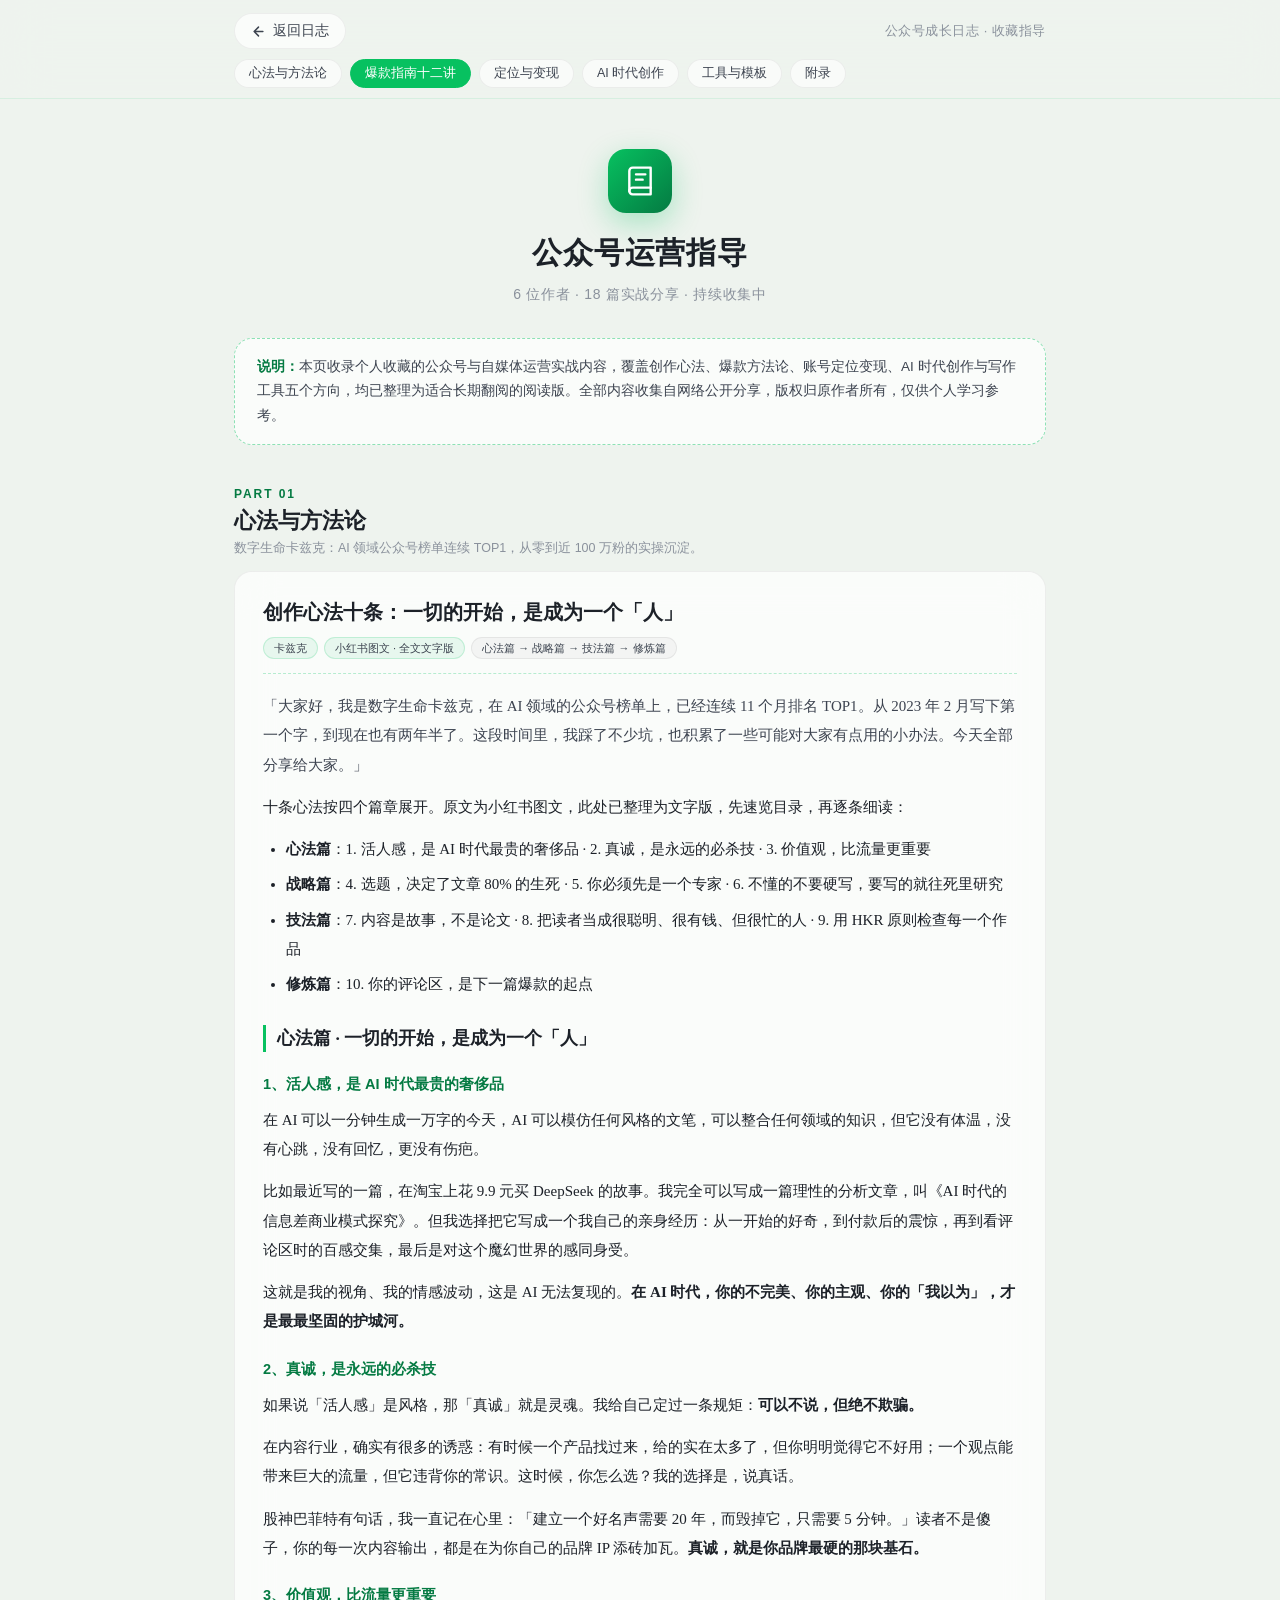
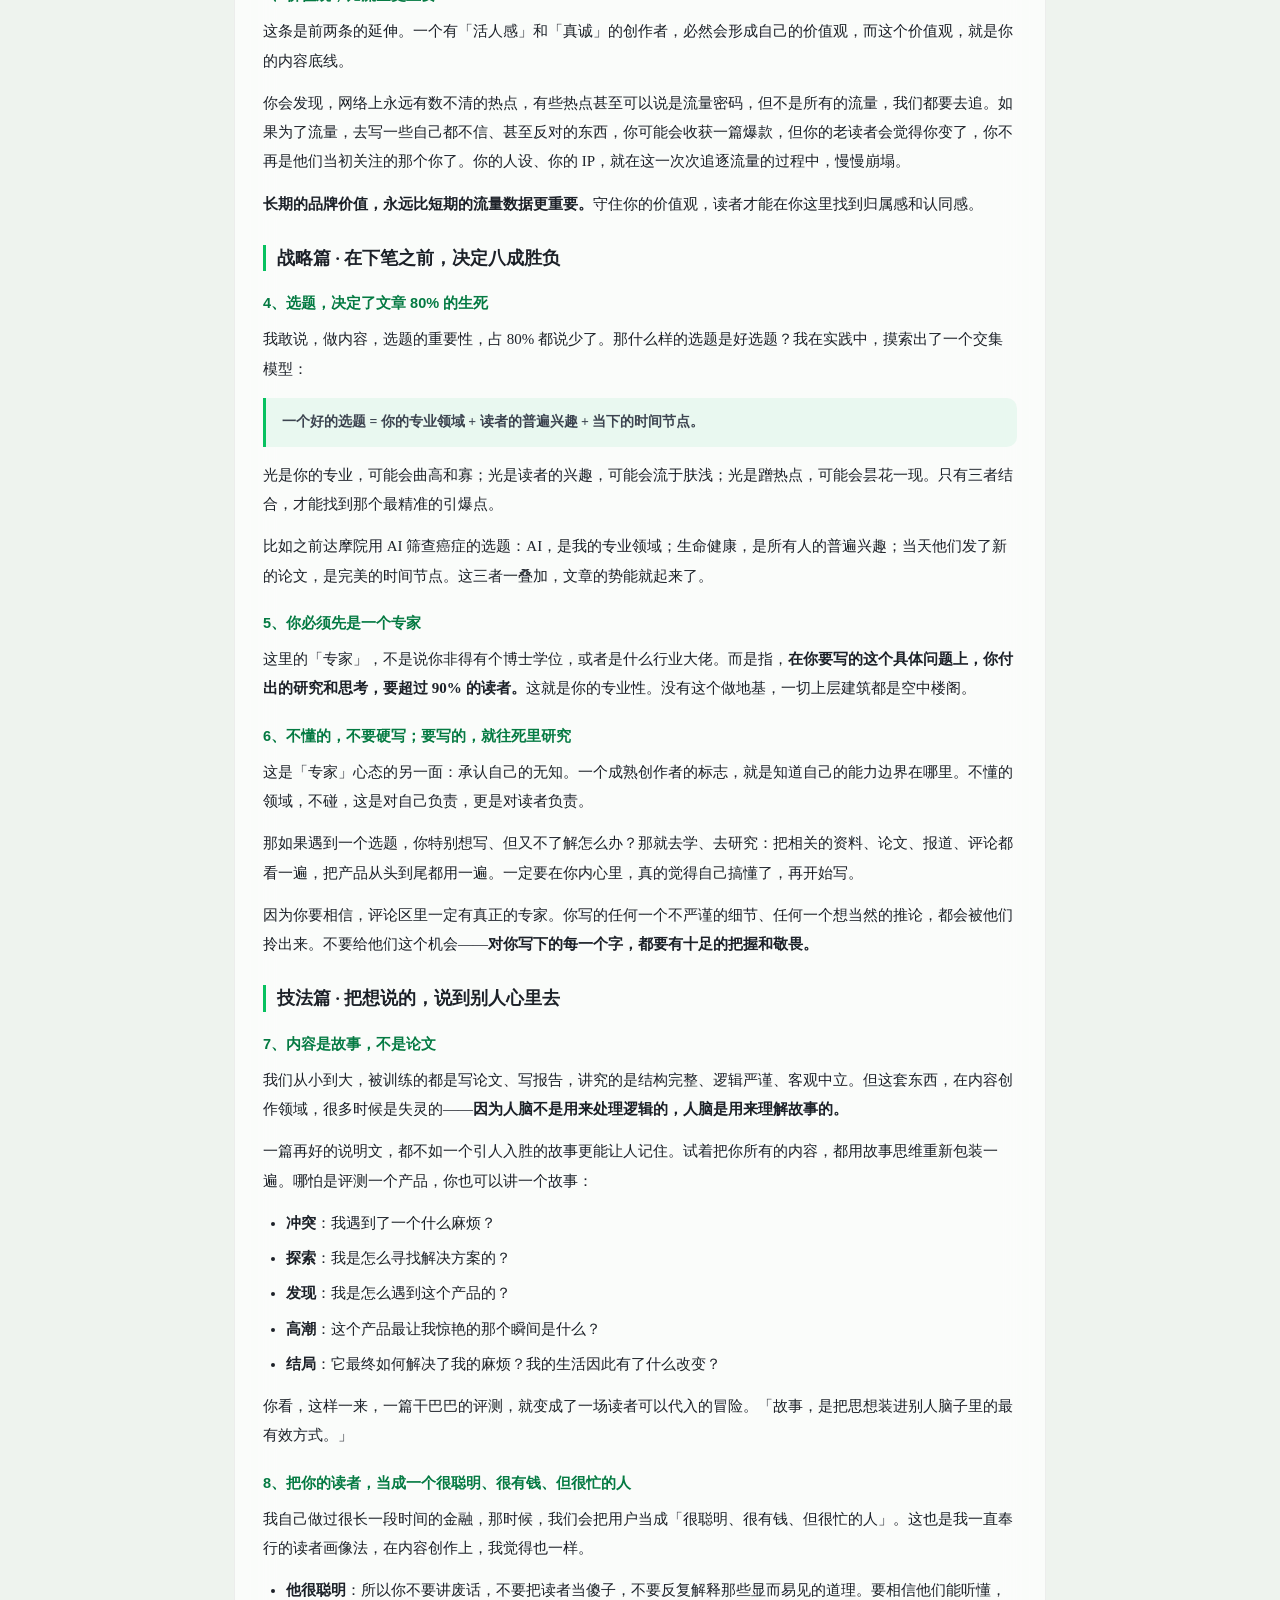
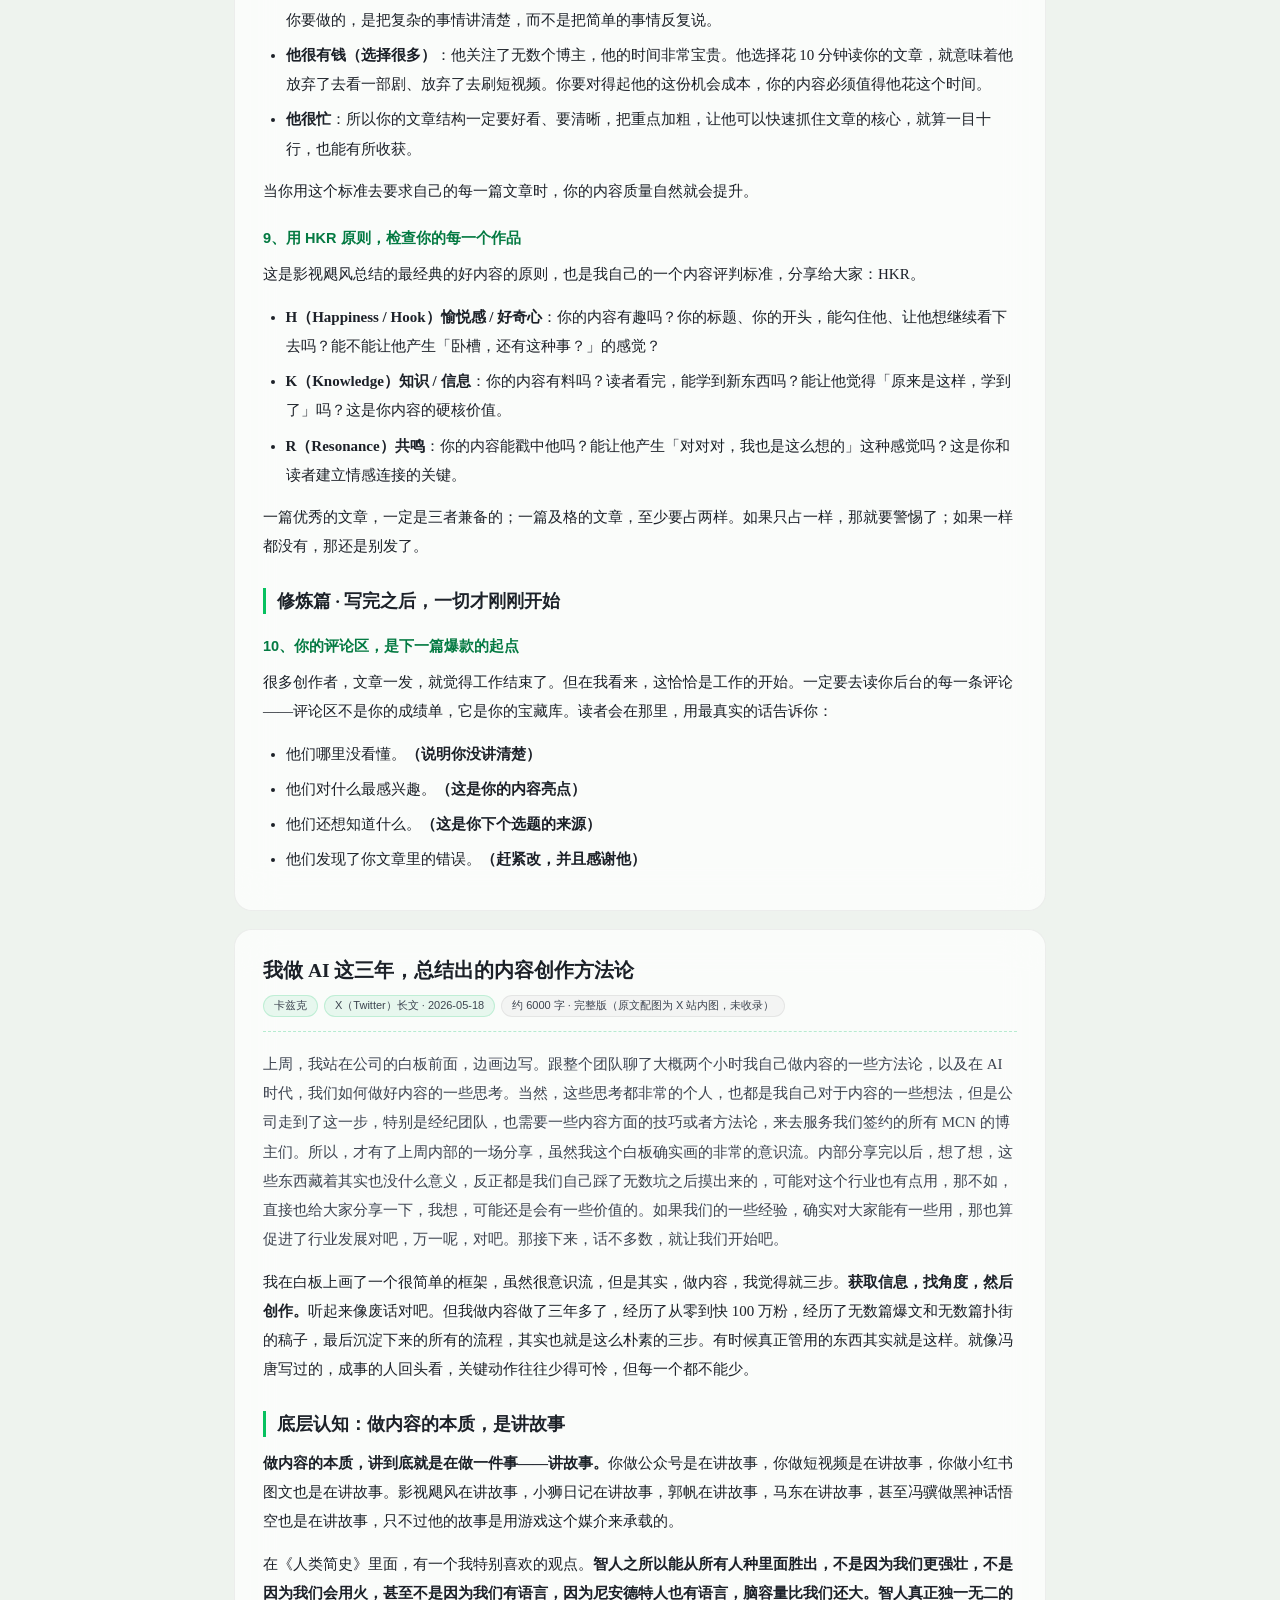
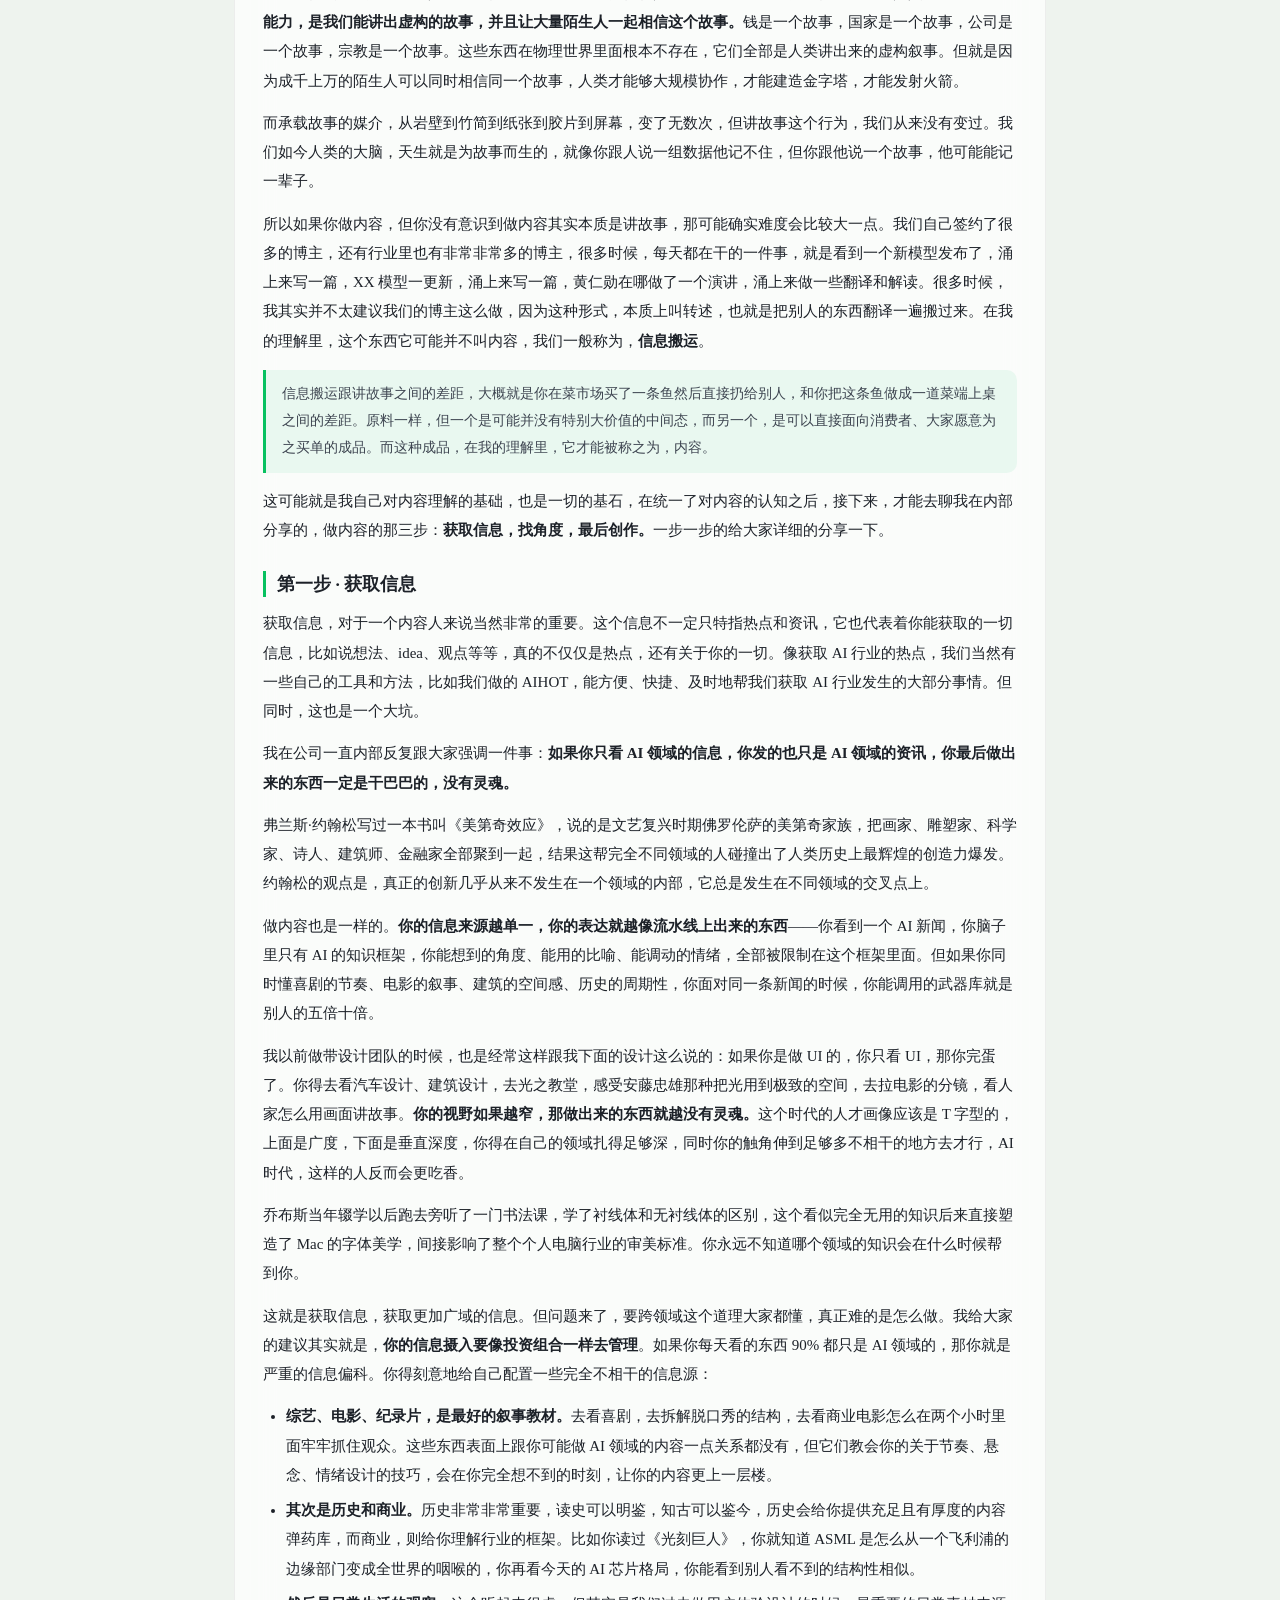
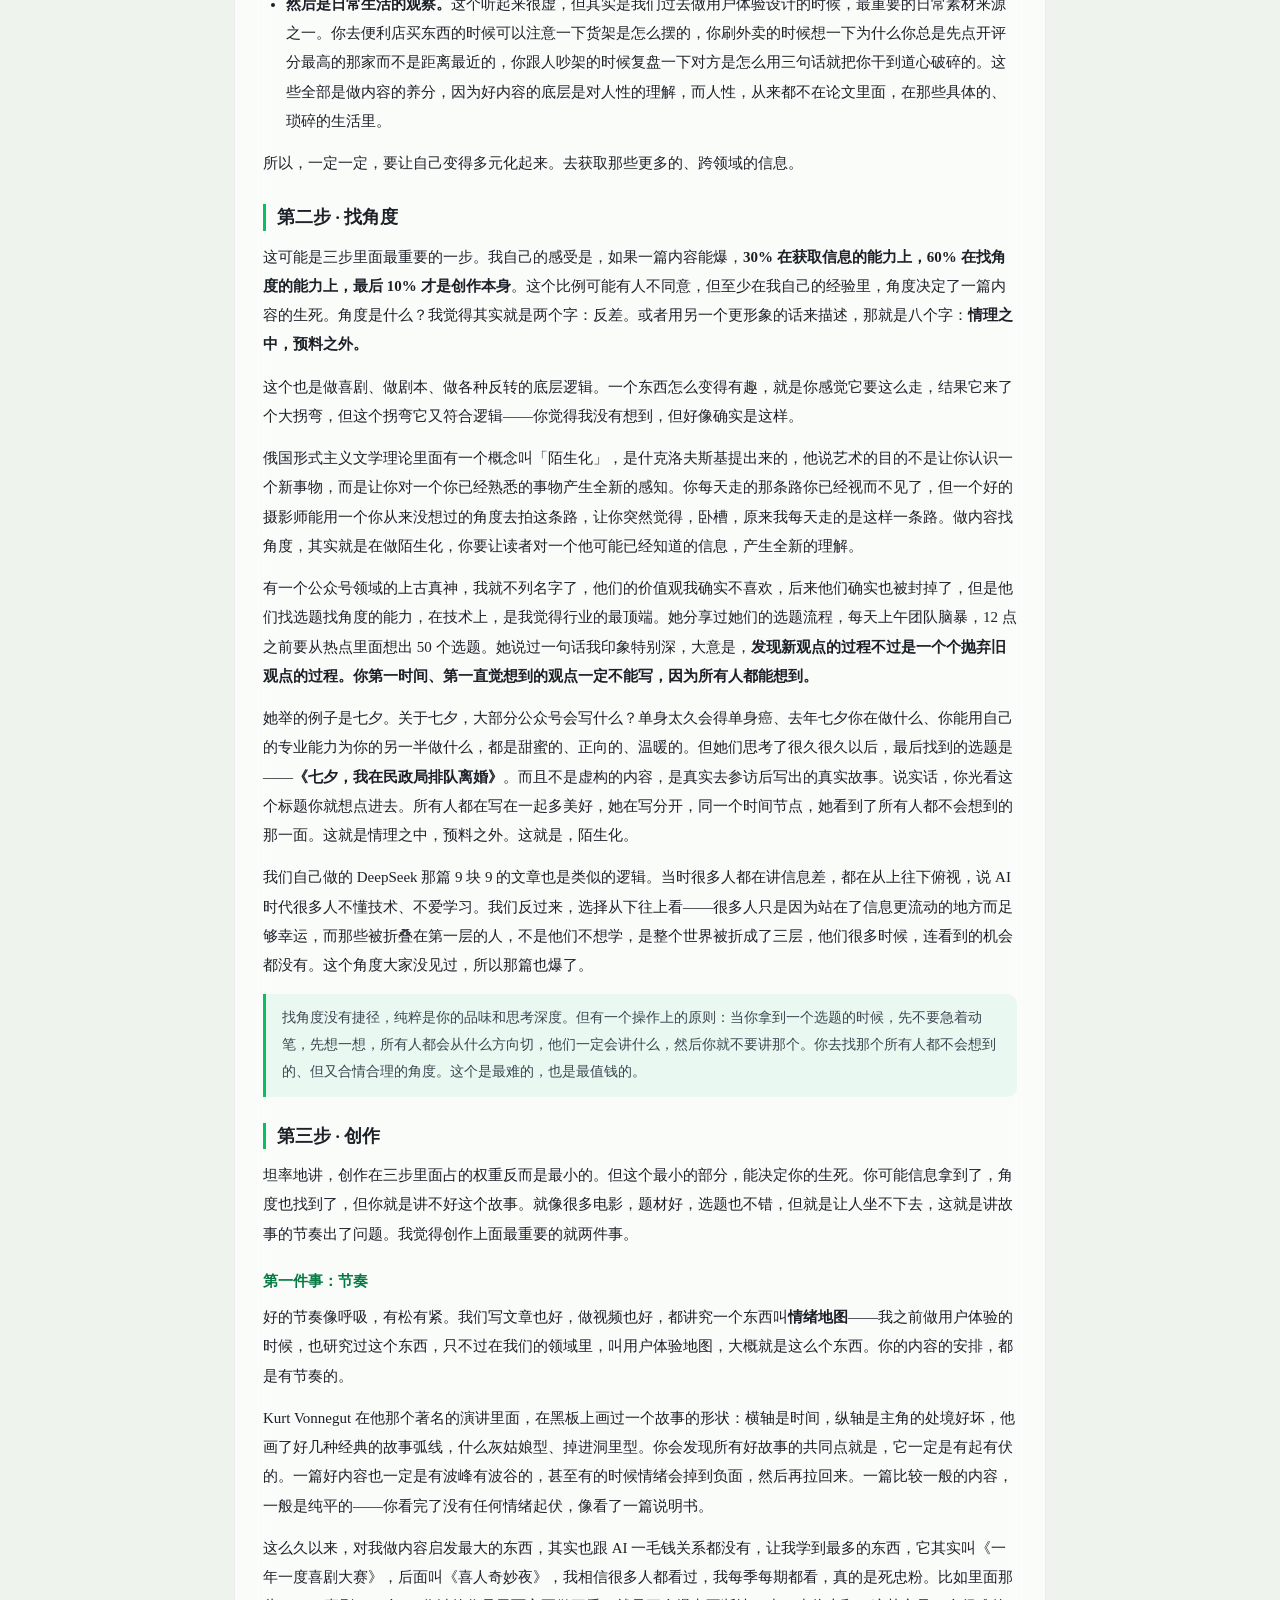
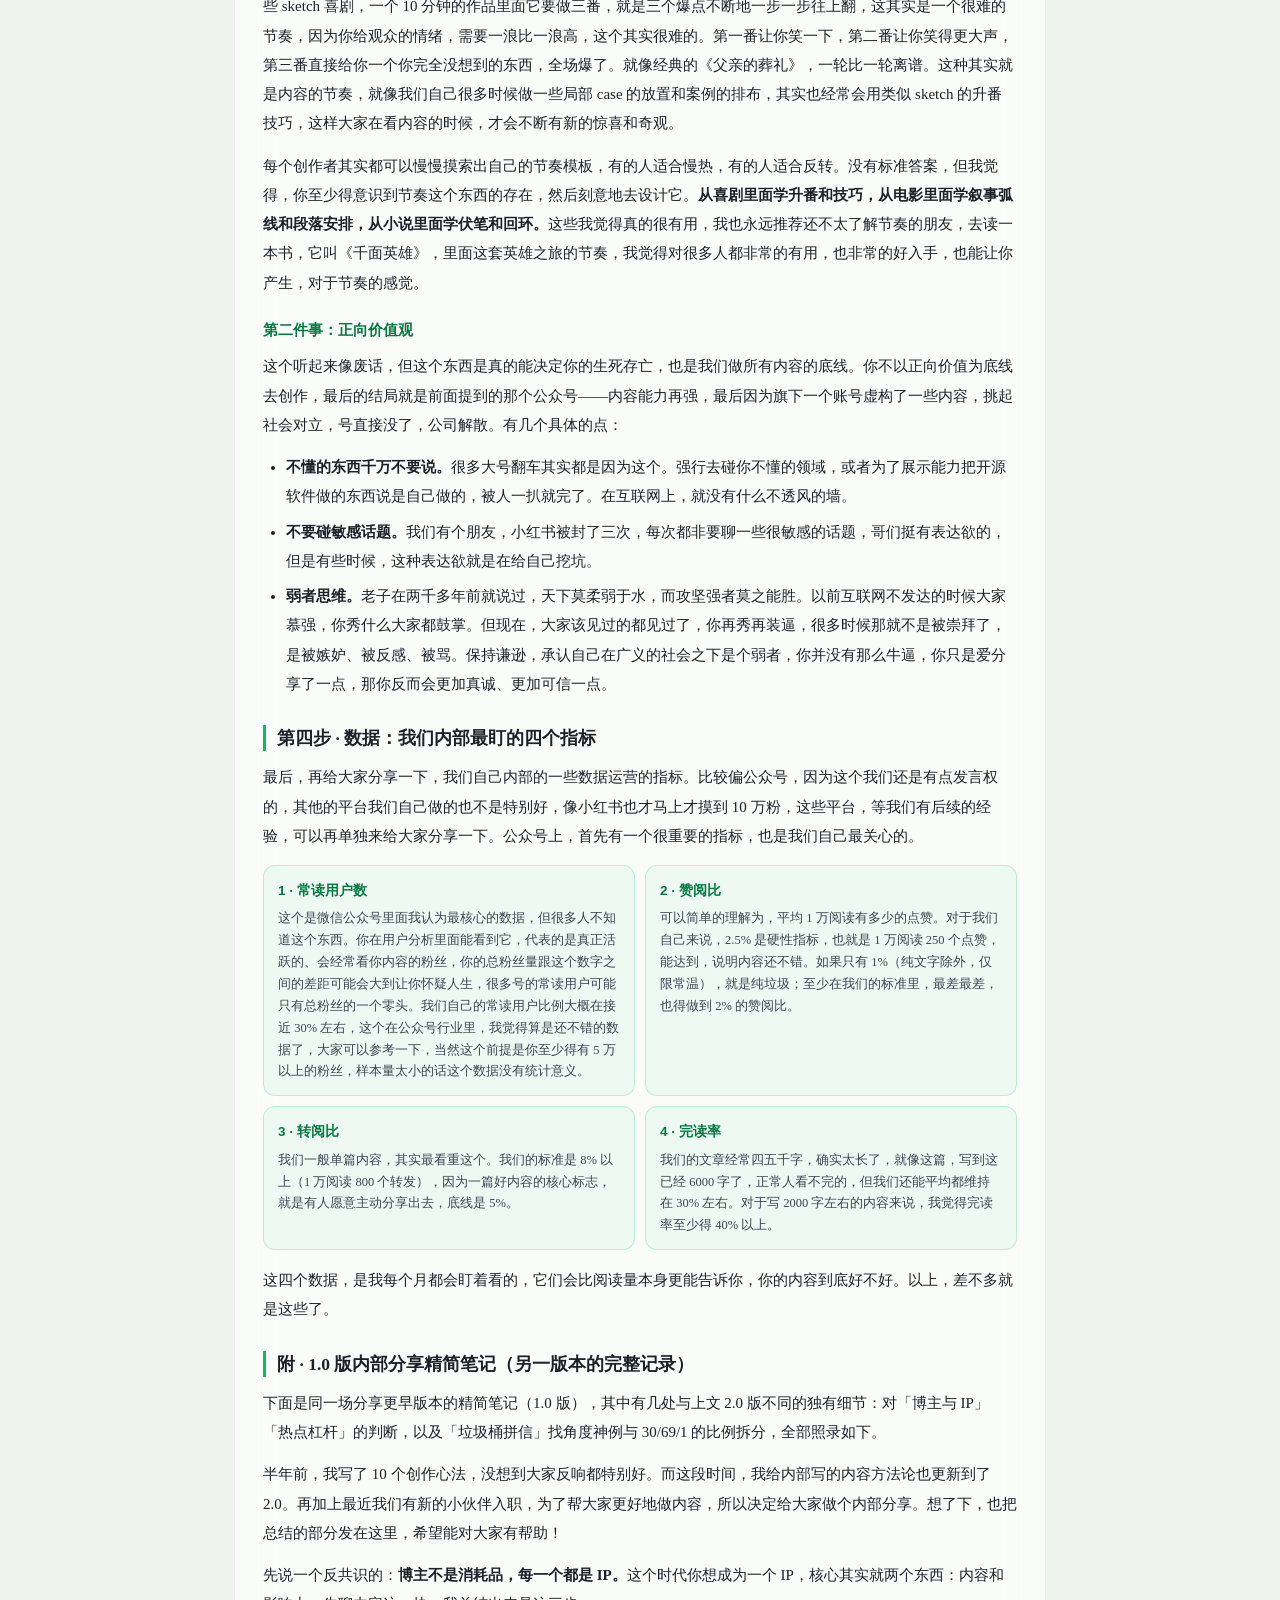
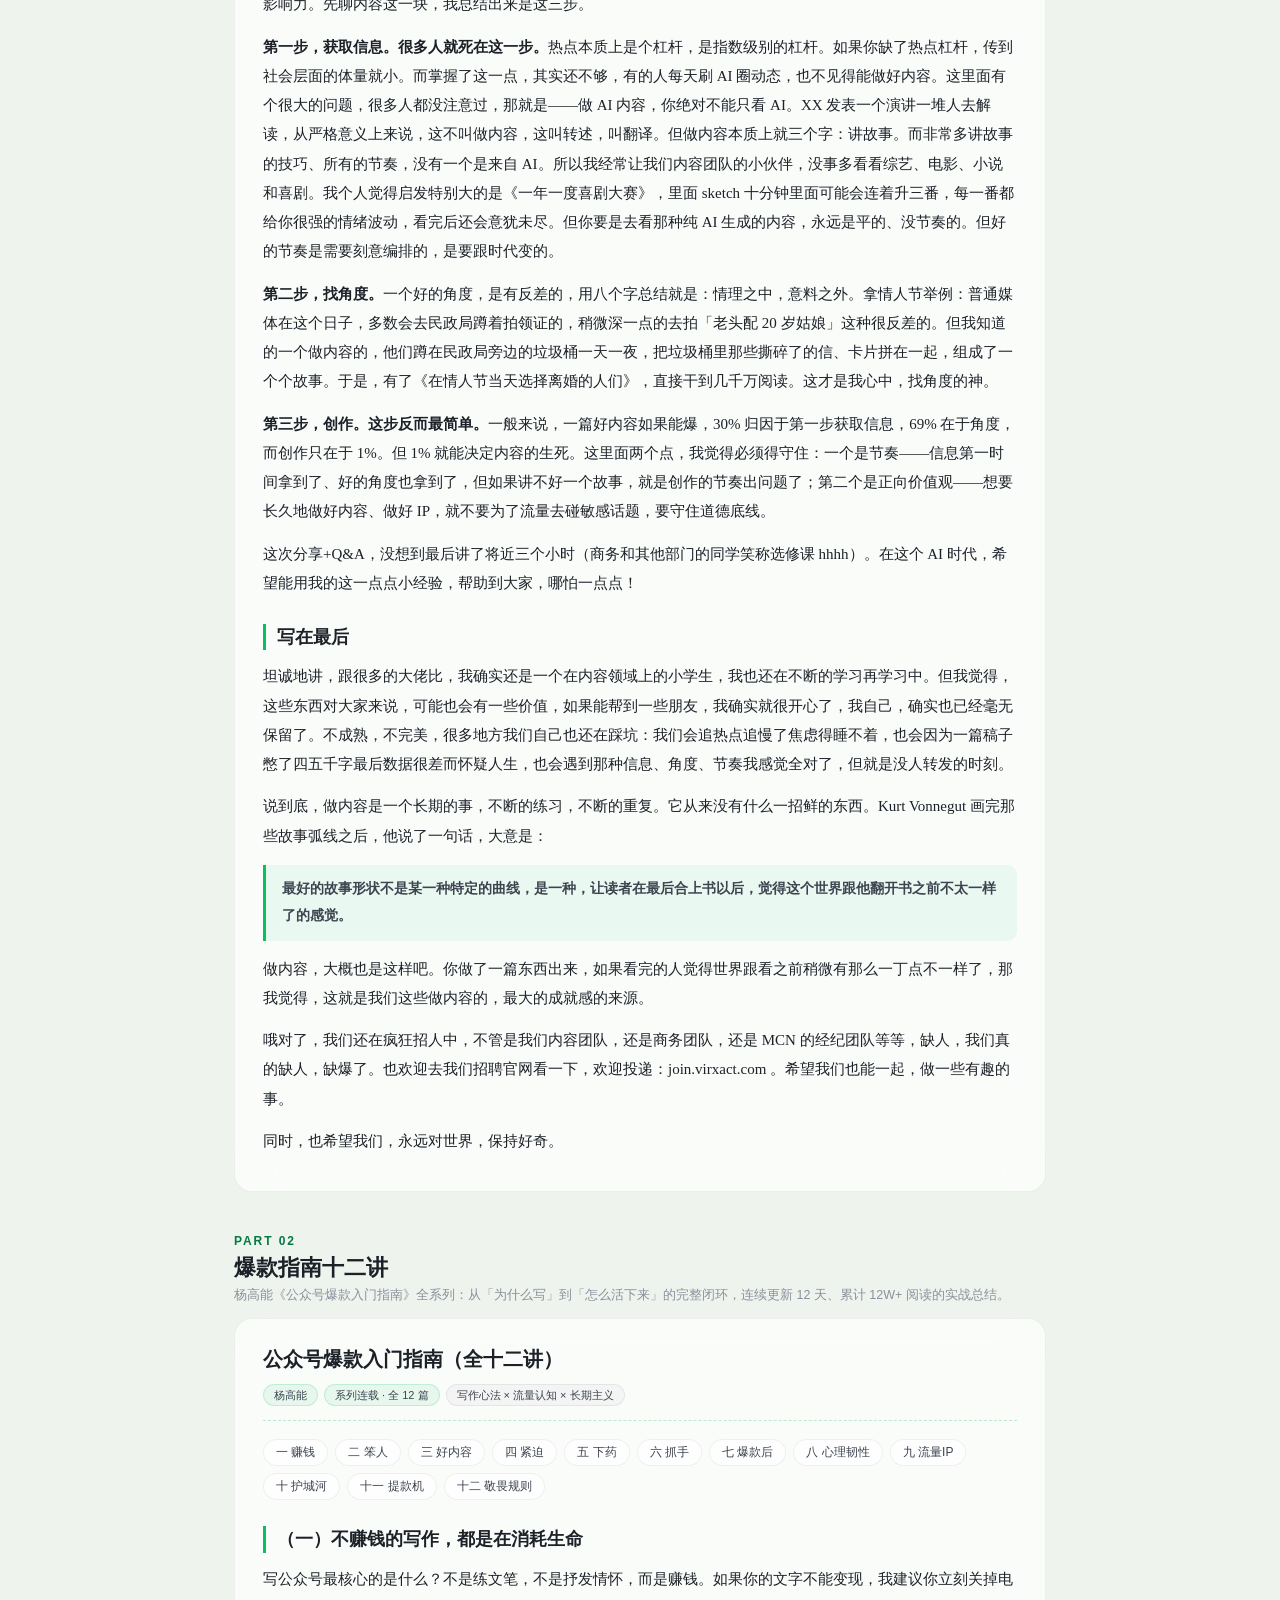
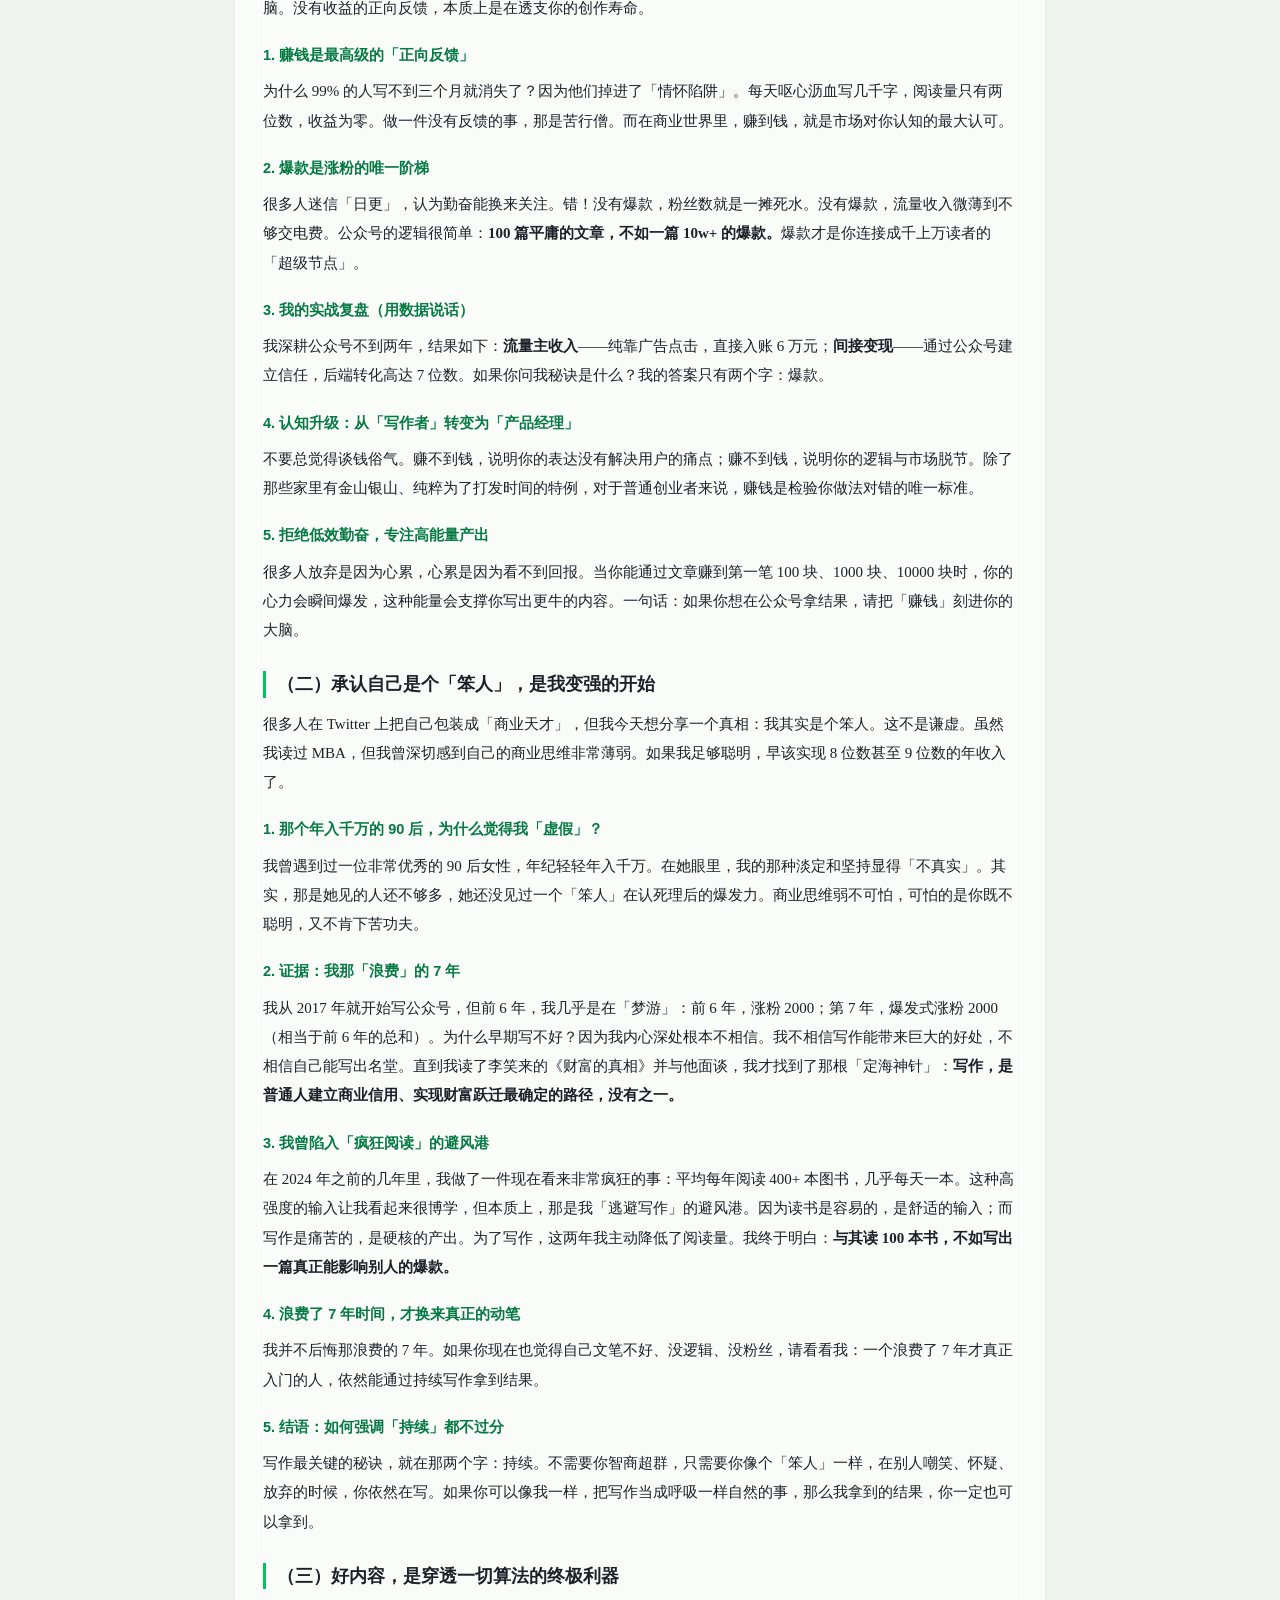
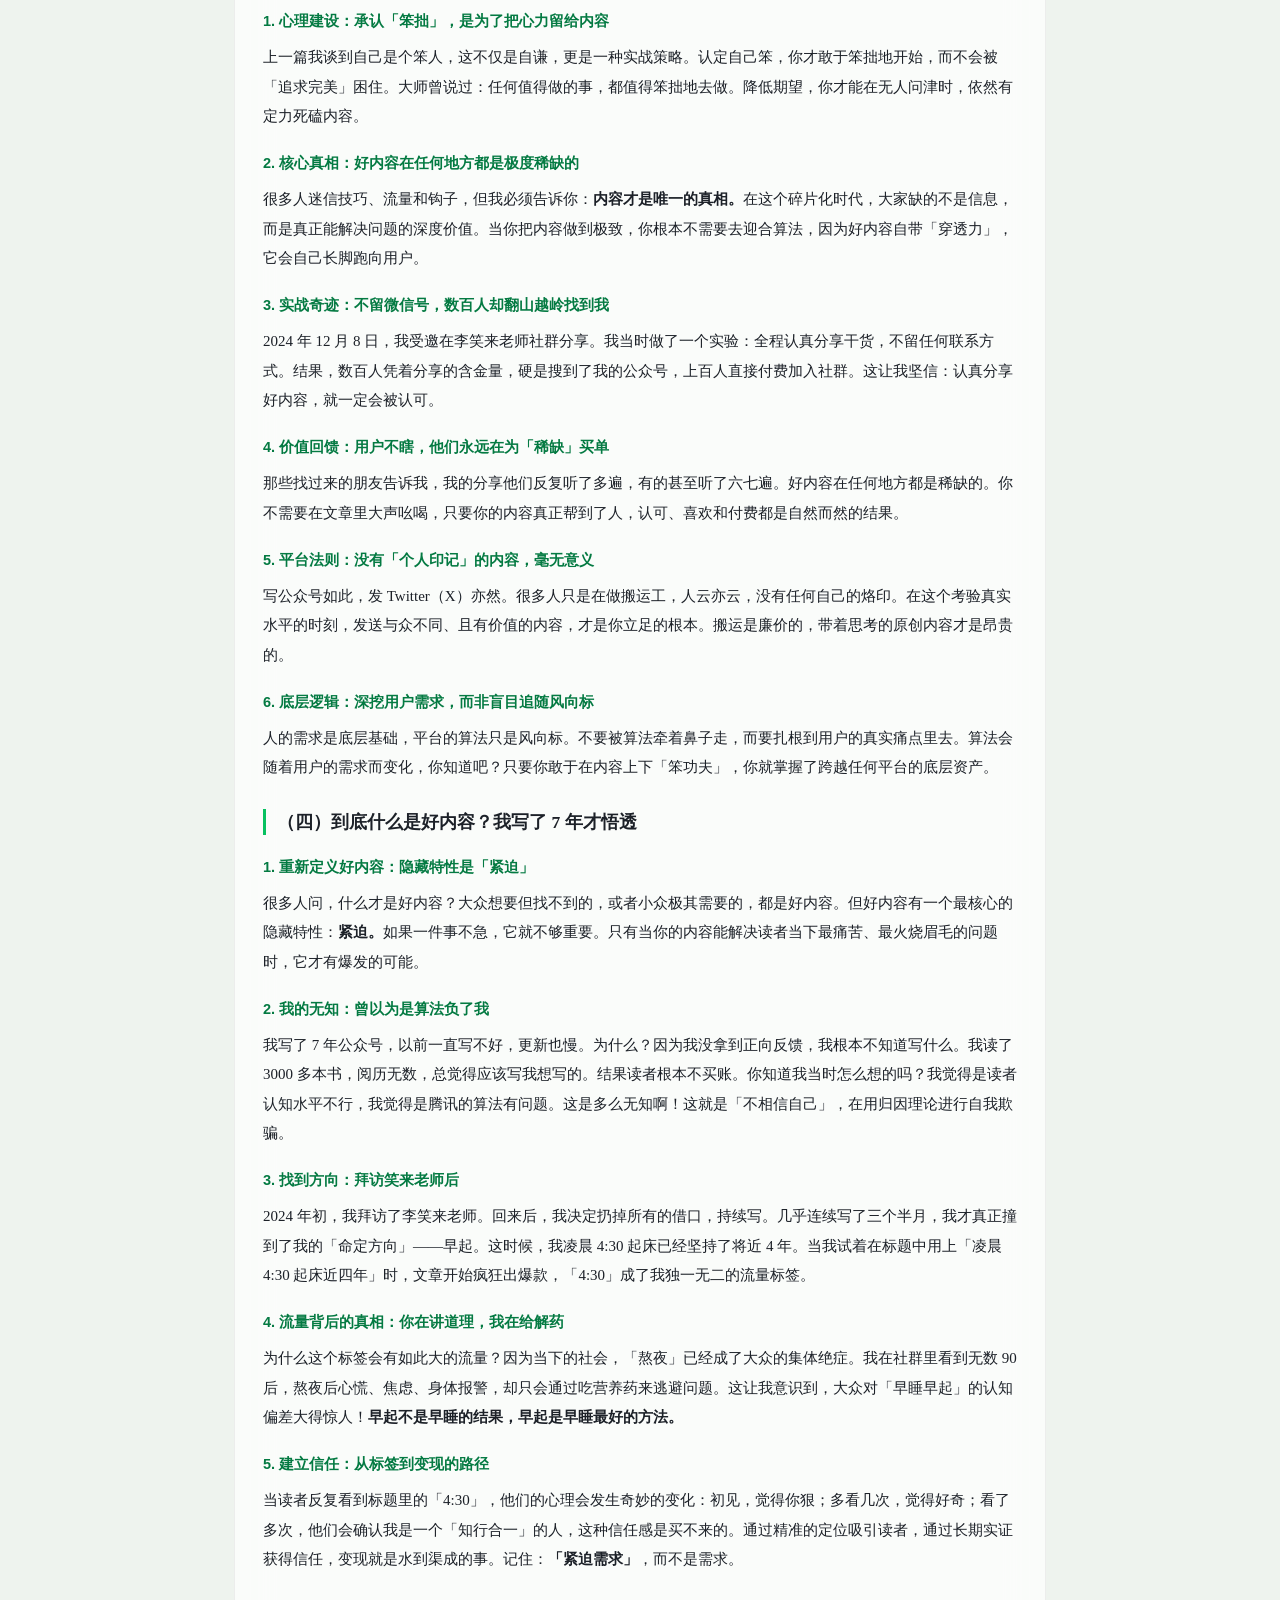
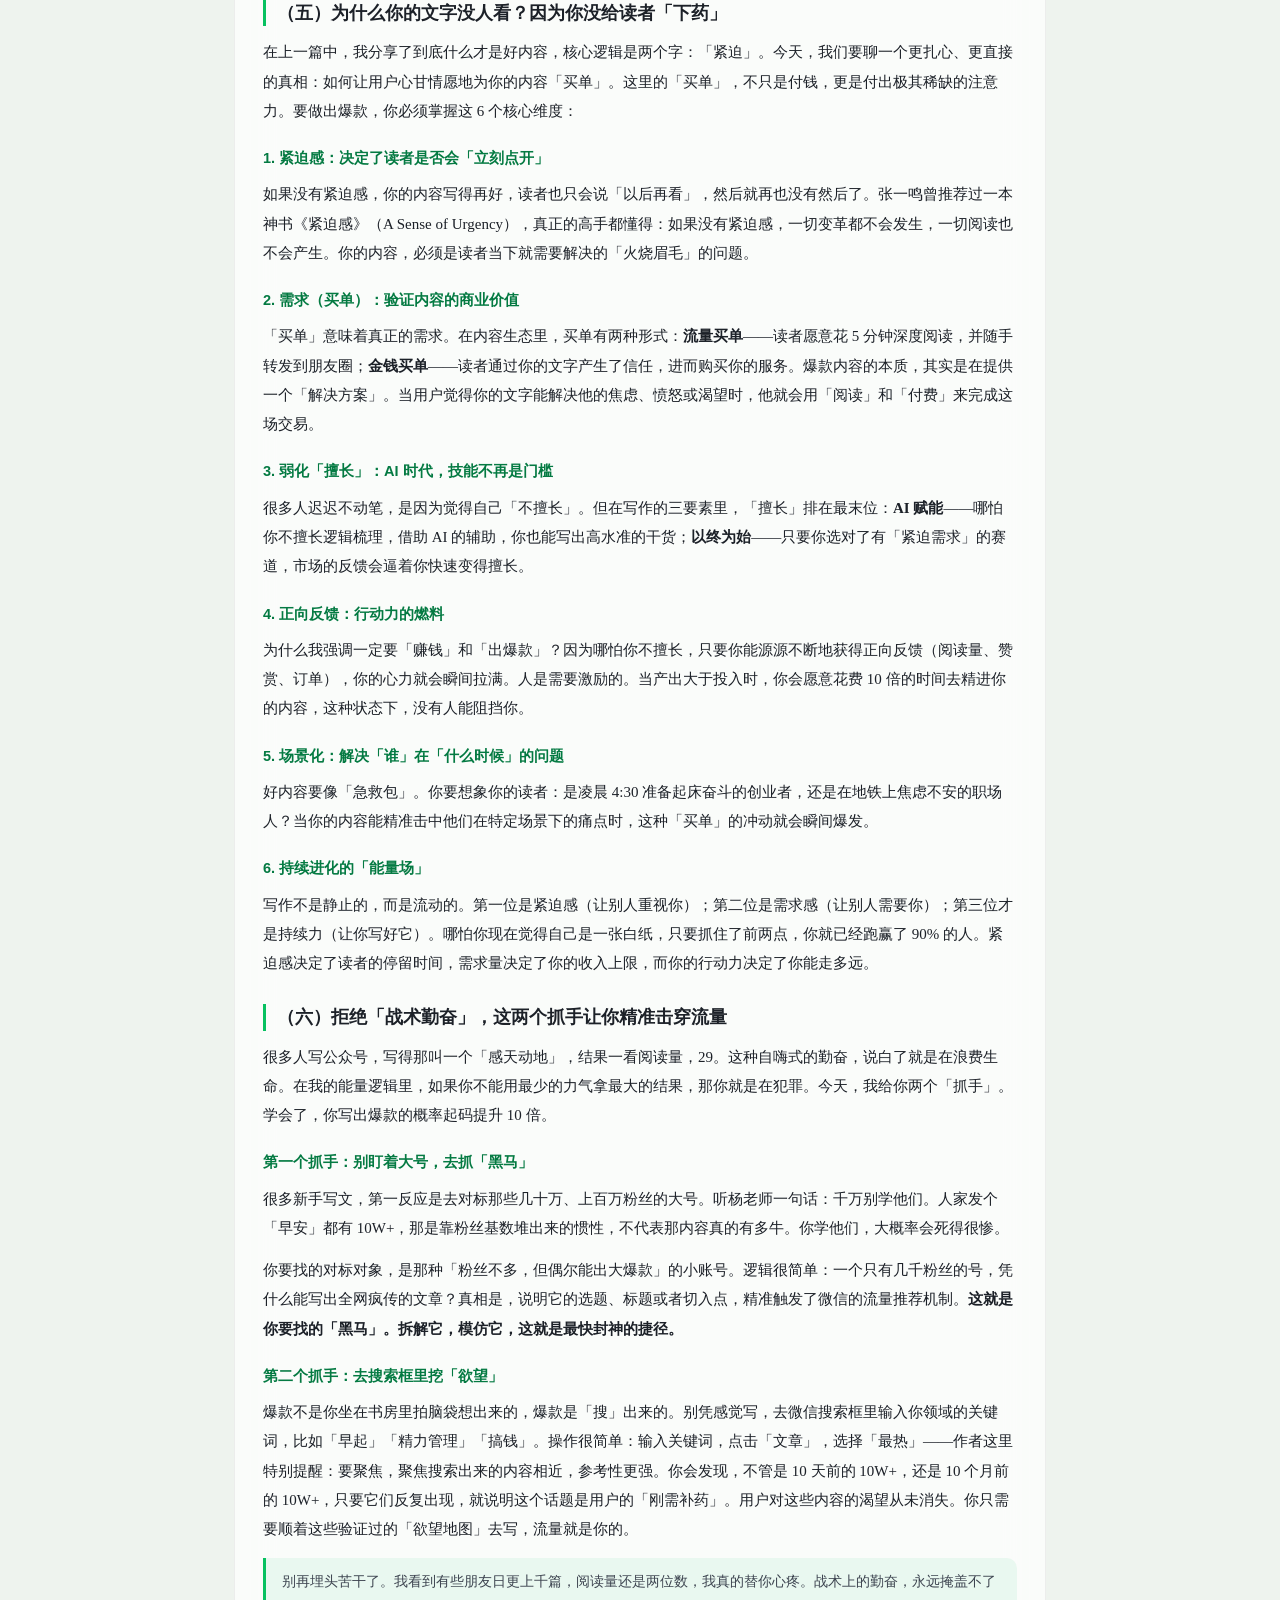
<file: guides.html>
<!DOCTYPE html>
<html lang="zh-CN">
<head>
<meta charset="UTF-8">
<meta name="viewport" content="width=device-width, initial-scale=1.0, viewport-fit=cover">
<title>公众号运营指导 · 公众号成长日志</title>
<meta name="description" content="收录卡兹克、杨高能、向阳乔木、dontbesilent 等作者的公众号运营实战方法论：创作心法、爆款指南、定位变现、AI 时代创作与写作工具。">
<meta name="theme-color" content="#07C160">
<style>
  :root {
    --green: #07C160; --green-deep: #047a42;
    --ink: #1c2128; --ink-mid: #3d4450; --ink-light: #8a919c;
    --bg: #eef3ee; --glass: rgba(255,255,255,0.72);
    --border: rgba(0,0,0,0.06); --radius: 18px;
    --serif: 'Noto Serif SC', 'Songti SC', 'SimSun', serif;
    --sans: -apple-system, BlinkMacSystemFont, 'PingFang SC', 'Microsoft YaHei', sans-serif;
  }
  * { margin: 0; padding: 0; box-sizing: border-box; }
  html { scroll-behavior: smooth; }
  body { font-family: var(--sans); background: var(--bg); color: var(--ink); min-height: 100vh; }
  .wrap { max-width: 860px; margin: 0 auto; padding: 0 24px 60px; }

  /* 顶栏（含锚点导航，整体吸顶） */
  .topbar { position: sticky; top: 0; z-index: 10; background: rgba(238,243,238,0.92); backdrop-filter: blur(24px); -webkit-backdrop-filter: blur(24px); border-bottom: 1px solid rgba(7,193,96,0.10); }
  .topbar-inner { max-width: 860px; margin: 0 auto; padding: 13px 24px 10px; display: flex; align-items: center; justify-content: space-between; }
  .back { display: inline-flex; align-items: center; gap: 7px; color: var(--ink-mid); text-decoration: none; font-size: 14px; padding: 8px 16px; border-radius: 50px; border: 1px solid var(--border); background: var(--glass); transition: all 0.2s; }
  .back:hover { color: var(--green-deep); border-color: rgba(7,193,96,0.4); }
  .brand { font-size: 13px; color: var(--ink-light); letter-spacing: 0.04em; }
  .chips { max-width: 860px; margin: 0 auto; padding: 0 24px 10px; display: flex; gap: 8px; overflow-x: auto; scrollbar-width: none; }
  .chips::-webkit-scrollbar { display: none; }
  .chips a { flex-shrink: 0; font-size: 12.5px; color: var(--ink-mid); text-decoration: none; border: 1px solid var(--border); background: rgba(255,255,255,0.65); padding: 5px 14px; border-radius: 50px; transition: all 0.2s; }
  .chips a:hover, .chips a.on { color: #fff; background: var(--green); border-color: var(--green); }

  /* 头图区 */
  .hero { text-align: center; padding: 50px 0 34px; }
  .hero-ico { width: 64px; height: 64px; margin: 0 auto 20px; border-radius: 18px; background: linear-gradient(135deg, var(--green) 0%, var(--green-deep) 100%); display: flex; align-items: center; justify-content: center; box-shadow: 0 10px 30px rgba(7,193,96,0.30); }
  .hero-ico svg { width: 32px; height: 32px; }
  .hero h1 { font-family: var(--serif); font-size: 30px; font-weight: 600; letter-spacing: 0.03em; }
  .hero p { margin-top: 12px; font-size: 14px; color: var(--ink-light); letter-spacing: 0.05em; }

  /* 提示条 */
  .notice { background: var(--glass); border: 1px dashed rgba(7,193,96,0.45); border-radius: var(--radius); padding: 16px 22px; font-size: 13.5px; line-height: 1.8; color: var(--ink-mid); margin-bottom: 8px; }
  .notice b { color: var(--green-deep); }

  /* 分类与文章 */
  .cat { margin-top: 42px; scroll-margin-top: 128px; }
  .cat-kicker { font-size: 12px; color: var(--green-deep); letter-spacing: 0.16em; font-weight: 600; }
  .cat-head { display: flex; align-items: baseline; gap: 12px; margin: 5px 0 4px; }
  .cat-head h2 { font-family: var(--serif); font-size: 22px; font-weight: 600; }
  .cat-sub { font-size: 12.5px; color: var(--ink-light); margin-bottom: 14px; }
  .art { background: var(--glass); backdrop-filter: blur(20px); border: 1px solid var(--border); border-radius: var(--radius); padding: 26px 28px 22px; margin-bottom: 18px; scroll-margin-top: 128px; }
  .art-head { border-bottom: 1px dashed rgba(7,193,96,0.28); padding-bottom: 14px; margin-bottom: 18px; }
  .art-head h3 { font-family: var(--serif); font-size: 19.5px; font-weight: 600; line-height: 1.55; }
  .meta { margin-top: 9px; display: flex; flex-wrap: wrap; gap: 6px; }
  .meta span { font-size: 11px; color: var(--ink-mid); background: rgba(7,193,96,0.08); border: 1px solid rgba(7,193,96,0.18); padding: 2.5px 10px; border-radius: 50px; }
  .meta span.plain { background: rgba(0,0,0,0.03); border-color: var(--border); }

  /* 正文排版 */
  .abody { font-family: var(--serif); font-size: 15px; line-height: 1.95; color: var(--ink); }
  .abody p { margin: 0 0 13px; }
  .abody b, .abody strong { font-weight: 700; }
  .abody h3.sec { font-family: var(--serif); font-size: 17.5px; font-weight: 600; margin: 26px 0 12px; padding-left: 11px; border-left: 3.5px solid var(--green); line-height: 1.5; scroll-margin-top: 128px; }
  .abody h4.pt { font-family: var(--sans); font-size: 14.5px; font-weight: 600; margin: 18px 0 8px; color: var(--green-deep); scroll-margin-top: 128px; }
  .abody blockquote { margin: 14px 0; padding: 11px 16px; background: rgba(7,193,96,0.07); border-left: 3px solid var(--green); border-radius: 0 10px 10px 0; color: var(--ink-mid); font-size: 13.8px; }
  .abody ul { margin: 0 0 13px 1.5em; }
  .abody li { margin-bottom: 6px; }
  .abody .lead { color: var(--ink-mid); }

  /* 数据指标卡 */
  .kpis { display: grid; grid-template-columns: 1fr 1fr; gap: 10px; margin: 14px 0 16px; }
  .kpi { border: 1px solid rgba(7,193,96,0.22); background: rgba(7,193,96,0.05); border-radius: 12px; padding: 12px 14px; }
  .kpi b { display: block; font-family: var(--sans); font-size: 13.5px; color: var(--green-deep); margin-bottom: 4px; }
  .kpi p { font-size: 12.5px; line-height: 1.75; color: var(--ink-mid); margin: 0; }

  /* 杨高能系列导航 */
  .pnav { display: flex; flex-wrap: wrap; gap: 7px; margin: 4px 0 18px; }
  .pnav a { font-size: 12px; color: var(--ink-mid); text-decoration: none; border: 1px solid var(--border); background: rgba(255,255,255,0.6); padding: 4px 12px; border-radius: 50px; transition: all 0.2s; }
  .pnav a:hover { color: #fff; background: var(--green); border-color: var(--green); }

  /* Prompt 框与目录树 */
  .prompt-box { position: relative; background: #f3f9f4; border: 1px solid rgba(7,193,96,0.30); border-radius: 14px; padding: 20px 18px 14px; margin: 14px 0; }
  .prompt-box pre { white-space: pre-wrap; word-break: break-word; font-family: var(--serif); font-size: 13.5px; line-height: 1.95; color: var(--ink-mid); margin: 0; }
  .copy-btn { position: absolute; top: 10px; right: 10px; font-size: 11.5px; color: var(--green-deep); background: rgba(255,255,255,0.9); border: 1px solid rgba(7,193,96,0.35); border-radius: 50px; padding: 4px 12px; cursor: pointer; transition: all 0.2s; font-family: var(--sans); }
  .copy-btn:hover { background: var(--green); color: #fff; border-color: var(--green); }
  .tree { background: #f7faf7; border: 1px solid var(--border); border-radius: 12px; padding: 16px 18px; overflow-x: auto; margin: 14px 0; }
  .tree pre { font-family: ui-monospace, 'SFMono-Regular', Menlo, Consolas, 'Courier New', monospace; font-size: 12px; line-height: 1.85; color: var(--ink-mid); }

  /* 返回顶部 */
  .backtop { position: fixed; right: 18px; bottom: calc(18px + env(safe-area-inset-bottom)); z-index: 20; width: 42px; height: 42px; border-radius: 50%; border: 1px solid rgba(7,193,96,0.35); background: rgba(255,255,255,0.92); color: var(--green-deep); font-size: 17px; cursor: pointer; box-shadow: 0 6px 20px rgba(0,0,0,0.12); display: none; align-items: center; justify-content: center; }
  .backtop.on { display: flex; }
  .backtop:hover { background: var(--green); color: #fff; }

  /* 底部 */
  .foot { text-align: center; margin-top: 44px; font-size: 12.5px; color: var(--ink-light); line-height: 2; }
  .foot a { color: var(--green-deep); text-decoration: none; font-weight: 500; }
  .foot a:hover { text-decoration: underline; }

  @media (max-width: 640px) {
    .hero h1 { font-size: 24px; }
    .hero { padding: 36px 0 26px; }
    .topbar-inner { padding: 11px 16px 8px; }
    .chips { padding: 0 16px 9px; }
    .wrap { padding: 0 16px 44px; }
    .cat { margin-top: 34px; }
    .art { padding: 20px 16px 18px; border-radius: 15px; }
    .art-head h3 { font-size: 17.5px; }
    .abody { font-size: 14.5px; }
    .abody h3.sec { font-size: 16.5px; }
    .kpis { grid-template-columns: 1fr; }
  }
</style>
</head>
<body>

<div class="topbar">
  <div class="topbar-inner">
    <a class="back" href="./index.html">
      <svg width="15" height="15" viewBox="0 0 24 24" fill="none" stroke="currentColor" stroke-width="2.4" stroke-linecap="round" stroke-linejoin="round"><path d="M19 12H5M12 19l-7-7 7-7"/></svg>
      返回日志
    </a>
    <span class="brand">公众号成长日志 · 收藏指导</span>
  </div>
  <nav class="chips" id="chips">
    <a href="#c1" class="on">心法与方法论</a>
    <a href="#c2">爆款指南十二讲</a>
    <a href="#c3">定位与变现</a>
    <a href="#c4">AI 时代创作</a>
    <a href="#c5">工具与模板</a>
    <a href="#c6">附录</a>
  </nav>
</div>

<div class="wrap">
  <div class="hero">
    <div class="hero-ico">
      <svg viewBox="0 0 24 24" fill="none" stroke="white" stroke-width="1.8" stroke-linecap="round" stroke-linejoin="round"><path d="M4 19.5A2.5 2.5 0 0 1 6.5 17H20"/><path d="M6.5 2H20v20H6.5A2.5 2.5 0 0 1 4 19.5v-15A2.5 2.5 0 0 1 6.5 2z"/><path d="M9 7h7M9 11h5"/></svg>
    </div>
    <h1>公众号运营指导</h1>
    <p>6 位作者 · 18 篇实战分享 · 持续收集中</p>
  </div>

  <div class="notice">
    <b>说明：</b>本页收录个人收藏的公众号与自媒体运营实战内容，覆盖创作心法、爆款方法论、账号定位变现、AI 时代创作与写作工具五个方向，均已整理为适合长期翻阅的阅读版。全部内容收集自网络公开分享，版权归原作者所有，仅供个人学习参考。
  </div>

  <!-- ══════════ 分类一：心法与方法论 ══════════ -->
  <section class="cat" id="c1">
    <div class="cat-kicker">PART 01</div>
    <div class="cat-head"><h2>心法与方法论</h2></div>
    <div class="cat-sub">数字生命卡兹克：AI 领域公众号榜单连续 TOP1，从零到近 100 万粉的实操沉淀。</div>

    <article class="art" id="art-kzx-xinfa">
      <div class="art-head">
        <h3>创作心法十条：一切的开始，是成为一个「人」</h3>
        <div class="meta">
          <span>卡兹克</span><span>小红书图文 · 全文文字版</span><span class="plain">心法篇 → 战略篇 → 技法篇 → 修炼篇</span>
        </div>
      </div>
      <div class="abody">
        <p class="lead">「大家好，我是数字生命卡兹克，在 AI 领域的公众号榜单上，已经连续 11 个月排名 TOP1。从 2023 年 2 月写下第一个字，到现在也有两年半了。这段时间里，我踩了不少坑，也积累了一些可能对大家有点用的小办法。今天全部分享给大家。」</p>
        <p>十条心法按四个篇章展开。原文为小红书图文，此处已整理为文字版，先速览目录，再逐条细读：</p>
        <ul>
          <li><b>心法篇</b>：1. 活人感，是 AI 时代最贵的奢侈品 · 2. 真诚，是永远的必杀技 · 3. 价值观，比流量更重要</li>
          <li><b>战略篇</b>：4. 选题，决定了文章 80% 的生死 · 5. 你必须先是一个专家 · 6. 不懂的不要硬写，要写的就往死里研究</li>
          <li><b>技法篇</b>：7. 内容是故事，不是论文 · 8. 把读者当成很聪明、很有钱、但很忙的人 · 9. 用 HKR 原则检查每一个作品</li>
          <li><b>修炼篇</b>：10. 你的评论区，是下一篇爆款的起点</li>
        </ul>
        <h3 class="sec">心法篇 · 一切的开始，是成为一个「人」</h3>
        <h4 class="pt">1、活人感，是 AI 时代最贵的奢侈品</h4>
        <p>在 AI 可以一分钟生成一万字的今天，AI 可以模仿任何风格的文笔，可以整合任何领域的知识，但它没有体温，没有心跳，没有回忆，更没有伤疤。</p>
        <p>比如最近写的一篇，在淘宝上花 9.9 元买 DeepSeek 的故事。我完全可以写成一篇理性的分析文章，叫《AI 时代的信息差商业模式探究》。但我选择把它写成一个我自己的亲身经历：从一开始的好奇，到付款后的震惊，再到看评论区时的百感交集，最后是对这个魔幻世界的感同身受。</p>
        <p>这就是我的视角、我的情感波动，这是 AI 无法复现的。<b>在 AI 时代，你的不完美、你的主观、你的「我以为」，才是最最坚固的护城河。</b></p>
        <h4 class="pt">2、真诚，是永远的必杀技</h4>
        <p>如果说「活人感」是风格，那「真诚」就是灵魂。我给自己定过一条规矩：<b>可以不说，但绝不欺骗。</b></p>
        <p>在内容行业，确实有很多的诱惑：有时候一个产品找过来，给的实在太多了，但你明明觉得它不好用；一个观点能带来巨大的流量，但它违背你的常识。这时候，你怎么选？我的选择是，说真话。</p>
        <p>股神巴菲特有句话，我一直记在心里：「建立一个好名声需要 20 年，而毁掉它，只需要 5 分钟。」读者不是傻子，你的每一次内容输出，都是在为你自己的品牌 IP 添砖加瓦。<b>真诚，就是你品牌最硬的那块基石。</b></p>
        <h4 class="pt">3、价值观，比流量更重要</h4>
        <p>这条是前两条的延伸。一个有「活人感」和「真诚」的创作者，必然会形成自己的价值观，而这个价值观，就是你的内容底线。</p>
        <p>你会发现，网络上永远有数不清的热点，有些热点甚至可以说是流量密码，但不是所有的流量，我们都要去追。如果为了流量，去写一些自己都不信、甚至反对的东西，你可能会收获一篇爆款，但你的老读者会觉得你变了，你不再是他们当初关注的那个你了。你的人设、你的 IP，就在这一次次追逐流量的过程中，慢慢崩塌。</p>
        <p><b>长期的品牌价值，永远比短期的流量数据更重要。</b>守住你的价值观，读者才能在你这里找到归属感和认同感。</p>
        <h3 class="sec">战略篇 · 在下笔之前，决定八成胜负</h3>
        <h4 class="pt">4、选题，决定了文章 80% 的生死</h4>
        <p>我敢说，做内容，选题的重要性，占 80% 都说少了。那什么样的选题是好选题？我在实践中，摸索出了一个交集模型：</p>
        <blockquote><b>一个好的选题 = 你的专业领域 + 读者的普遍兴趣 + 当下的时间节点。</b></blockquote>
        <p>光是你的专业，可能会曲高和寡；光是读者的兴趣，可能会流于肤浅；光是蹭热点，可能会昙花一现。只有三者结合，才能找到那个最精准的引爆点。</p>
        <p>比如之前达摩院用 AI 筛查癌症的选题：AI，是我的专业领域；生命健康，是所有人的普遍兴趣；当天他们发了新的论文，是完美的时间节点。这三者一叠加，文章的势能就起来了。</p>
        <h4 class="pt">5、你必须先是一个专家</h4>
        <p>这里的「专家」，不是说你非得有个博士学位，或者是什么行业大佬。而是指，<b>在你要写的这个具体问题上，你付出的研究和思考，要超过 90% 的读者。</b>这就是你的专业性。没有这个做地基，一切上层建筑都是空中楼阁。</p>
        <h4 class="pt">6、不懂的，不要硬写；要写的，就往死里研究</h4>
        <p>这是「专家」心态的另一面：承认自己的无知。一个成熟创作者的标志，就是知道自己的能力边界在哪里。不懂的领域，不碰，这是对自己负责，更是对读者负责。</p>
        <p>那如果遇到一个选题，你特别想写、但又不了解怎么办？那就去学、去研究：把相关的资料、论文、报道、评论都看一遍，把产品从头到尾都用一遍。一定要在你内心里，真的觉得自己搞懂了，再开始写。</p>
        <p>因为你要相信，评论区里一定有真正的专家。你写的任何一个不严谨的细节、任何一个想当然的推论，都会被他们拎出来。不要给他们这个机会——<b>对你写下的每一个字，都要有十足的把握和敬畏。</b></p>
        <h3 class="sec">技法篇 · 把想说的，说到别人心里去</h3>
        <h4 class="pt">7、内容是故事，不是论文</h4>
        <p>我们从小到大，被训练的都是写论文、写报告，讲究的是结构完整、逻辑严谨、客观中立。但这套东西，在内容创作领域，很多时候是失灵的——<b>因为人脑不是用来处理逻辑的，人脑是用来理解故事的。</b></p>
        <p>一篇再好的说明文，都不如一个引人入胜的故事更能让人记住。试着把你所有的内容，都用故事思维重新包装一遍。哪怕是评测一个产品，你也可以讲一个故事：</p>
        <ul>
          <li><b>冲突</b>：我遇到了一个什么麻烦？</li>
          <li><b>探索</b>：我是怎么寻找解决方案的？</li>
          <li><b>发现</b>：我是怎么遇到这个产品的？</li>
          <li><b>高潮</b>：这个产品最让我惊艳的那个瞬间是什么？</li>
          <li><b>结局</b>：它最终如何解决了我的麻烦？我的生活因此有了什么改变？</li>
        </ul>
        <p>你看，这样一来，一篇干巴巴的评测，就变成了一场读者可以代入的冒险。「故事，是把思想装进别人脑子里的最有效方式。」</p>
        <h4 class="pt">8、把你的读者，当成一个很聪明、很有钱、但很忙的人</h4>
        <p>我自己做过很长一段时间的金融，那时候，我们会把用户当成「很聪明、很有钱、但很忙的人」。这也是我一直奉行的读者画像法，在内容创作上，我觉得也一样。</p>
        <ul>
          <li><b>他很聪明</b>：所以你不要讲废话，不要把读者当傻子，不要反复解释那些显而易见的道理。要相信他们能听懂，你要做的，是把复杂的事情讲清楚，而不是把简单的事情反复说。</li>
          <li><b>他很有钱（选择很多）</b>：他关注了无数个博主，他的时间非常宝贵。他选择花 10 分钟读你的文章，就意味着他放弃了去看一部剧、放弃了去刷短视频。你要对得起他的这份机会成本，你的内容必须值得他花这个时间。</li>
          <li><b>他很忙</b>：所以你的文章结构一定要好看、要清晰，把重点加粗，让他可以快速抓住文章的核心，就算一目十行，也能有所收获。</li>
        </ul>
        <p>当你用这个标准去要求自己的每一篇文章时，你的内容质量自然就会提升。</p>
        <h4 class="pt">9、用 HKR 原则，检查你的每一个作品</h4>
        <p>这是影视飓风总结的最经典的好内容的原则，也是我自己的一个内容评判标准，分享给大家：HKR。</p>
        <ul>
          <li><b>H（Happiness / Hook）愉悦感 / 好奇心</b>：你的内容有趣吗？你的标题、你的开头，能勾住他、让他想继续看下去吗？能不能让他产生「卧槽，还有这种事？」的感觉？</li>
          <li><b>K（Knowledge）知识 / 信息</b>：你的内容有料吗？读者看完，能学到新东西吗？能让他觉得「原来是这样，学到了」吗？这是你内容的硬核价值。</li>
          <li><b>R（Resonance）共鸣</b>：你的内容能戳中他吗？能让他产生「对对对，我也是这么想的」这种感觉吗？这是你和读者建立情感连接的关键。</li>
        </ul>
        <p>一篇优秀的文章，一定是三者兼备的；一篇及格的文章，至少要占两样。如果只占一样，那就要警惕了；如果一样都没有，那还是别发了。</p>
        <h3 class="sec">修炼篇 · 写完之后，一切才刚刚开始</h3>
        <h4 class="pt">10、你的评论区，是下一篇爆款的起点</h4>
        <p>很多创作者，文章一发，就觉得工作结束了。但在我看来，这恰恰是工作的开始。一定要去读你后台的每一条评论——评论区不是你的成绩单，它是你的宝藏库。读者会在那里，用最真实的话告诉你：</p>
        <ul>
          <li>他们哪里没看懂。<b>（说明你没讲清楚）</b></li>
          <li>他们对什么最感兴趣。<b>（这是你的内容亮点）</b></li>
          <li>他们还想知道什么。<b>（这是你下个选题的来源）</b></li>
          <li>他们发现了你文章里的错误。<b>（赶紧改，并且感谢他）</b></li>
        </ul>
      </div>
    </article>
    <article class="art" id="art-kzx-fangfa">
      <div class="art-head">
        <h3>我做 AI 这三年，总结出的内容创作方法论</h3>
        <div class="meta">
          <span>卡兹克</span><span>X（Twitter）长文 · 2026-05-18</span><span class="plain">约 6000 字 · 完整版（原文配图为 X 站内图，未收录）</span>
        </div>
      </div>
      <div class="abody">
        <p class="lead">上周，我站在公司的白板前面，边画边写。跟整个团队聊了大概两个小时我自己做内容的一些方法论，以及在 AI 时代，我们如何做好内容的一些思考。当然，这些思考都非常的个人，也都是我自己对于内容的一些想法，但是公司走到了这一步，特别是经纪团队，也需要一些内容方面的技巧或者方法论，来去服务我们签约的所有 MCN 的博主们。所以，才有了上周内部的一场分享，虽然我这个白板确实画的非常的意识流。内部分享完以后，想了想，这些东西藏着其实也没什么意义，反正都是我们自己踩了无数坑之后摸出来的，可能对这个行业也有点用，那不如，直接也给大家分享一下，我想，可能还是会有一些价值的。如果我们的一些经验，确实对大家能有一些用，那也算促进了行业发展对吧，万一呢，对吧。那接下来，话不多数，就让我们开始吧。</p>
        <p>我在白板上画了一个很简单的框架，虽然很意识流，但是其实，做内容，我觉得就三步。<b>获取信息，找角度，然后创作。</b>听起来像废话对吧。但我做内容做了三年多了，经历了从零到快 100 万粉，经历了无数篇爆文和无数篇扑街的稿子，最后沉淀下来的所有的流程，其实也就是这么朴素的三步。有时候真正管用的东西其实就是这样。就像冯唐写过的，成事的人回头看，关键动作往往少得可怜，但每一个都不能少。</p>

        <h3 class="sec">底层认知：做内容的本质，是讲故事</h3>
        <p><b>做内容的本质，讲到底就是在做一件事——讲故事。</b>你做公众号是在讲故事，你做短视频是在讲故事，你做小红书图文也是在讲故事。影视飓风在讲故事，小狮日记在讲故事，郭帆在讲故事，马东在讲故事，甚至冯骥做黑神话悟空也是在讲故事，只不过他的故事是用游戏这个媒介来承载的。</p>
        <p>在《人类简史》里面，有一个我特别喜欢的观点。<b>智人之所以能从所有人种里面胜出，不是因为我们更强壮，不是因为我们会用火，甚至不是因为我们有语言，因为尼安德特人也有语言，脑容量比我们还大。智人真正独一无二的能力，是我们能讲出虚构的故事，并且让大量陌生人一起相信这个故事。</b>钱是一个故事，国家是一个故事，公司是一个故事，宗教是一个故事。这些东西在物理世界里面根本不存在，它们全部是人类讲出来的虚构叙事。但就是因为成千上万的陌生人可以同时相信同一个故事，人类才能够大规模协作，才能建造金字塔，才能发射火箭。</p>
        <p>而承载故事的媒介，从岩壁到竹简到纸张到胶片到屏幕，变了无数次，但讲故事这个行为，我们从来没有变过。我们如今人类的大脑，天生就是为故事而生的，就像你跟人说一组数据他记不住，但你跟他说一个故事，他可能能记一辈子。</p>
        <p>所以如果你做内容，但你没有意识到做内容其实本质是讲故事，那可能确实难度会比较大一点。我们自己签约了很多的博主，还有行业里也有非常非常多的博主，很多时候，每天都在干的一件事，就是看到一个新模型发布了，涌上来写一篇，XX 模型一更新，涌上来写一篇，黄仁勋在哪做了一个演讲，涌上来做一些翻译和解读。很多时候，我其实并不太建议我们的博主这么做，因为这种形式，本质上叫转述，也就是把别人的东西翻译一遍搬过来。在我的理解里，这个东西它可能并不叫内容，我们一般称为，<b>信息搬运</b>。</p>
        <blockquote>信息搬运跟讲故事之间的差距，大概就是你在菜市场买了一条鱼然后直接扔给别人，和你把这条鱼做成一道菜端上桌之间的差距。原料一样，但一个是可能并没有特别大价值的中间态，而另一个，是可以直接面向消费者、大家愿意为之买单的成品。而这种成品，在我的理解里，它才能被称之为，内容。</blockquote>
        <p>这可能就是我自己对内容理解的基础，也是一切的基石，在统一了对内容的认知之后，接下来，才能去聊我在内部分享的，做内容的那三步：<b>获取信息，找角度，最后创作。</b>一步一步的给大家详细的分享一下。</p>

        <h3 class="sec">第一步 · 获取信息</h3>
        <p>获取信息，对于一个内容人来说当然非常的重要。这个信息不一定只特指热点和资讯，它也代表着你能获取的一切信息，比如说想法、idea、观点等等，真的不仅仅是热点，还有关于你的一切。像获取 AI 行业的热点，我们当然有一些自己的工具和方法，比如我们做的 AIHOT，能方便、快捷、及时地帮我们获取 AI 行业发生的大部分事情。但同时，这也是一个大坑。</p>
        <p>我在公司一直内部反复跟大家强调一件事：<b>如果你只看 AI 领域的信息，你发的也只是 AI 领域的资讯，你最后做出来的东西一定是干巴巴的，没有灵魂。</b></p>
        <p>弗兰斯·约翰松写过一本书叫《美第奇效应》，说的是文艺复兴时期佛罗伦萨的美第奇家族，把画家、雕塑家、科学家、诗人、建筑师、金融家全部聚到一起，结果这帮完全不同领域的人碰撞出了人类历史上最辉煌的创造力爆发。约翰松的观点是，真正的创新几乎从来不发生在一个领域的内部，它总是发生在不同领域的交叉点上。</p>
        <p>做内容也是一样的。<b>你的信息来源越单一，你的表达就越像流水线上出来的东西</b>——你看到一个 AI 新闻，你脑子里只有 AI 的知识框架，你能想到的角度、能用的比喻、能调动的情绪，全部被限制在这个框架里面。但如果你同时懂喜剧的节奏、电影的叙事、建筑的空间感、历史的周期性，你面对同一条新闻的时候，你能调用的武器库就是别人的五倍十倍。</p>
        <p>我以前做带设计团队的时候，也是经常这样跟我下面的设计这么说的：如果你是做 UI 的，你只看 UI，那你完蛋了。你得去看汽车设计、建筑设计，去光之教堂，感受安藤忠雄那种把光用到极致的空间，去拉电影的分镜，看人家怎么用画面讲故事。<b>你的视野如果越窄，那做出来的东西就越没有灵魂。</b>这个时代的人才画像应该是 T 字型的，上面是广度，下面是垂直深度，你得在自己的领域扎得足够深，同时你的触角伸到足够多不相干的地方去才行，AI 时代，这样的人反而会更吃香。</p>
        <p>乔布斯当年辍学以后跑去旁听了一门书法课，学了衬线体和无衬线体的区别，这个看似完全无用的知识后来直接塑造了 Mac 的字体美学，间接影响了整个个人电脑行业的审美标准。你永远不知道哪个领域的知识会在什么时候帮到你。</p>
        <p>这就是获取信息，获取更加广域的信息。但问题来了，要跨领域这个道理大家都懂，真正难的是怎么做。我给大家的建议其实就是，<b>你的信息摄入要像投资组合一样去管理</b>。如果你每天看的东西 90% 都只是 AI 领域的，那你就是严重的信息偏科。你得刻意地给自己配置一些完全不相干的信息源：</p>
        <ul>
          <li><b>综艺、电影、纪录片，是最好的叙事教材。</b>去看喜剧，去拆解脱口秀的结构，去看商业电影怎么在两个小时里面牢牢抓住观众。这些东西表面上跟你可能做 AI 领域的内容一点关系都没有，但它们教会你的关于节奏、悬念、情绪设计的技巧，会在你完全想不到的时刻，让你的内容更上一层楼。</li>
          <li><b>其次是历史和商业。</b>历史非常非常重要，读史可以明鉴，知古可以鉴今，历史会给你提供充足且有厚度的内容弹药库，而商业，则给你理解行业的框架。比如你读过《光刻巨人》，你就知道 ASML 是怎么从一个飞利浦的边缘部门变成全世界的咽喉的，你再看今天的 AI 芯片格局，你能看到别人看不到的结构性相似。</li>
          <li><b>然后是日常生活的观察。</b>这个听起来很虚，但其实是我们过去做用户体验设计的时候，最重要的日常素材来源之一。你去便利店买东西的时候可以注意一下货架是怎么摆的，你刷外卖的时候想一下为什么你总是先点开评分最高的那家而不是距离最近的，你跟人吵架的时候复盘一下对方是怎么用三句话就把你干到道心破碎的。这些全部是做内容的养分，因为好内容的底层是对人性的理解，而人性，从来都不在论文里面，在那些具体的、琐碎的生活里。</li>
        </ul>
        <p>所以，一定一定，要让自己变得多元化起来。去获取那些更多的、跨领域的信息。</p>

        <h3 class="sec">第二步 · 找角度</h3>
        <p>这可能是三步里面最重要的一步。我自己的感受是，如果一篇内容能爆，<b>30% 在获取信息的能力上，60% 在找角度的能力上，最后 10% 才是创作本身</b>。这个比例可能有人不同意，但至少在我自己的经验里，角度决定了一篇内容的生死。角度是什么？我觉得其实就是两个字：反差。或者用另一个更形象的话来描述，那就是八个字：<b>情理之中，预料之外。</b></p>
        <p>这个也是做喜剧、做剧本、做各种反转的底层逻辑。一个东西怎么变得有趣，就是你感觉它要这么走，结果它来了个大拐弯，但这个拐弯它又符合逻辑——你觉得我没有想到，但好像确实是这样。</p>
        <p>俄国形式主义文学理论里面有一个概念叫「陌生化」，是什克洛夫斯基提出来的，他说艺术的目的不是让你认识一个新事物，而是让你对一个你已经熟悉的事物产生全新的感知。你每天走的那条路你已经视而不见了，但一个好的摄影师能用一个你从来没想过的角度去拍这条路，让你突然觉得，卧槽，原来我每天走的是这样一条路。做内容找角度，其实就是在做陌生化，你要让读者对一个他可能已经知道的信息，产生全新的理解。</p>
        <p>有一个公众号领域的上古真神，我就不列名字了，他们的价值观我确实不喜欢，后来他们确实也被封掉了，但是他们找选题找角度的能力，在技术上，是我觉得行业的最顶端。她分享过她们的选题流程，每天上午团队脑暴，12 点之前要从热点里面想出 50 个选题。她说过一句话我印象特别深，大意是，<b>发现新观点的过程不过是一个个抛弃旧观点的过程。你第一时间、第一直觉想到的观点一定不能写，因为所有人都能想到。</b></p>
        <p>她举的例子是七夕。关于七夕，大部分公众号会写什么？单身太久会得单身癌、去年七夕你在做什么、你能用自己的专业能力为你的另一半做什么，都是甜蜜的、正向的、温暖的。但她们思考了很久很久以后，最后找到的选题是——<b>《七夕，我在民政局排队离婚》</b>。而且不是虚构的内容，是真实去参访后写出的真实故事。说实话，你光看这个标题你就想点进去。所有人都在写在一起多美好，她在写分开，同一个时间节点，她看到了所有人都不会想到的那一面。这就是情理之中，预料之外。这就是，陌生化。</p>
        <p>我们自己做的 DeepSeek 那篇 9 块 9 的文章也是类似的逻辑。当时很多人都在讲信息差，都在从上往下俯视，说 AI 时代很多人不懂技术、不爱学习。我们反过来，选择从下往上看——很多人只是因为站在了信息更流动的地方而足够幸运，而那些被折叠在第一层的人，不是他们不想学，是整个世界被折成了三层，他们很多时候，连看到的机会都没有。这个角度大家没见过，所以那篇也爆了。</p>
        <blockquote>找角度没有捷径，纯粹是你的品味和思考深度。但有一个操作上的原则：当你拿到一个选题的时候，先不要急着动笔，先想一想，所有人都会从什么方向切，他们一定会讲什么，然后你就不要讲那个。你去找那个所有人都不会想到的、但又合情合理的角度。这个是最难的，也是最值钱的。</blockquote>

        <h3 class="sec">第三步 · 创作</h3>
        <p>坦率地讲，创作在三步里面占的权重反而是最小的。但这个最小的部分，能决定你的生死。你可能信息拿到了，角度也找到了，但你就是讲不好这个故事。就像很多电影，题材好，选题也不错，但就是让人坐不下去，这就是讲故事的节奏出了问题。我觉得创作上面最重要的就两件事。</p>
        <h4 class="pt">第一件事：节奏</h4>
        <p>好的节奏像呼吸，有松有紧。我们写文章也好，做视频也好，都讲究一个东西叫<b>情绪地图</b>——我之前做用户体验的时候，也研究过这个东西，只不过在我们的领域里，叫用户体验地图，大概就是这么个东西。你的内容的安排，都是有节奏的。</p>
        <p>Kurt Vonnegut 在他那个著名的演讲里面，在黑板上画过一个故事的形状：横轴是时间，纵轴是主角的处境好坏，他画了好几种经典的故事弧线，什么灰姑娘型、掉进洞里型。你会发现所有好故事的共同点就是，它一定是有起有伏的。一篇好内容也一定是有波峰有波谷的，甚至有的时候情绪会掉到负面，然后再拉回来。一篇比较一般的内容，一般是纯平的——你看完了没有任何情绪起伏，像看了一篇说明书。</p>
        <p>这么久以来，对我做内容启发最大的东西，其实也跟 AI 一毛钱关系都没有，让我学到最多的东西，它其实叫《一年一度喜剧大赛》，后面叫《喜人奇妙夜》，我相信很多人都看过，我每季每期都看，真的是死忠粉。比如里面那些 sketch 喜剧，一个 10 分钟的作品里面它要做三番，就是三个爆点不断地一步一步往上翻，这其实是一个很难的节奏，因为你给观众的情绪，需要一浪比一浪高，这个其实很难的。第一番让你笑一下，第二番让你笑得更大声，第三番直接给你一个你完全没想到的东西，全场爆了。就像经典的《父亲的葬礼》，一轮比一轮离谱。这种其实就是内容的节奏，就像我们自己很多时候做一些局部 case 的放置和案例的排布，其实也经常会用类似 sketch 的升番技巧，这样大家在看内容的时候，才会不断有新的惊喜和奇观。</p>
        <p>每个创作者其实都可以慢慢摸索出自己的节奏模板，有的人适合慢热，有的人适合反转。没有标准答案，但我觉得，你至少得意识到节奏这个东西的存在，然后刻意地去设计它。<b>从喜剧里面学升番和技巧，从电影里面学叙事弧线和段落安排，从小说里面学伏笔和回环。</b>这些我觉得真的很有用，我也永远推荐还不太了解节奏的朋友，去读一本书，它叫《千面英雄》，里面这套英雄之旅的节奏，我觉得对很多人都非常的有用，也非常的好入手，也能让你产生，对于节奏的感觉。</p>
        <h4 class="pt">第二件事：正向价值观</h4>
        <p>这个听起来像废话，但这个东西是真的能决定你的生死存亡，也是我们做所有内容的底线。你不以正向价值为底线去创作，最后的结局就是前面提到的那个公众号——内容能力再强，最后因为旗下一个账号虚构了一些内容，挑起社会对立，号直接没了，公司解散。有几个具体的点：</p>
        <ul>
          <li><b>不懂的东西千万不要说。</b>很多大号翻车其实都是因为这个。强行去碰你不懂的领域，或者为了展示能力把开源软件做的东西说是自己做的，被人一扒就完了。在互联网上，就没有什么不透风的墙。</li>
          <li><b>不要碰敏感话题。</b>我们有个朋友，小红书被封了三次，每次都非要聊一些很敏感的话题，哥们挺有表达欲的，但是有些时候，这种表达欲就是在给自己挖坑。</li>
          <li><b>弱者思维。</b>老子在两千多年前就说过，天下莫柔弱于水，而攻坚强者莫之能胜。以前互联网不发达的时候大家慕强，你秀什么大家都鼓掌。但现在，大家该见过的都见过了，你再秀再装逼，很多时候那就不是被崇拜了，是被嫉妒、被反感、被骂。保持谦逊，承认自己在广义的社会之下是个弱者，你并没有那么牛逼，你只是爱分享了一点，那你反而会更加真诚、更加可信一点。</li>
        </ul>

        <h3 class="sec">第四步 · 数据：我们内部最盯的四个指标</h3>
        <p>最后，再给大家分享一下，我们自己内部的一些数据运营的指标。比较偏公众号，因为这个我们还是有点发言权的，其他的平台我们自己做的也不是特别好，像小红书也才马上才摸到 10 万粉，这些平台，等我们有后续的经验，可以再单独来给大家分享一下。公众号上，首先有一个很重要的指标，也是我们自己最关心的。</p>
        <div class="kpis">
          <div class="kpi"><b>1 · 常读用户数</b><p>这个是微信公众号里面我认为最核心的数据，但很多人不知道这个东西。你在用户分析里面能看到它，代表的是真正活跃的、会经常看你内容的粉丝，你的总粉丝量跟这个数字之间的差距可能会大到让你怀疑人生，很多号的常读用户可能只有总粉丝的一个零头。我们自己的常读用户比例大概在接近 30% 左右，这个在公众号行业里，我觉得算是还不错的数据了，大家可以参考一下，当然这个前提是你至少得有 5 万以上的粉丝，样本量太小的话这个数据没有统计意义。</p></div>
          <div class="kpi"><b>2 · 赞阅比</b><p>可以简单的理解为，平均 1 万阅读有多少的点赞。对于我们自己来说，2.5% 是硬性指标，也就是 1 万阅读 250 个点赞，能达到，说明内容还不错。如果只有 1%（纯文字除外，仅限常温），就是纯垃圾；至少在我们的标准里，最差最差，也得做到 2% 的赞阅比。</p></div>
          <div class="kpi"><b>3 · 转阅比</b><p>我们一般单篇内容，其实最看重这个。我们的标准是 8% 以上（1 万阅读 800 个转发），因为一篇好内容的核心标志，就是有人愿意主动分享出去，底线是 5%。</p></div>
          <div class="kpi"><b>4 · 完读率</b><p>我们的文章经常四五千字，确实太长了，就像这篇，写到这已经 6000 字了，正常人看不完的，但我们还能平均都维持在 30% 左右。对于写 2000 字左右的内容来说，我觉得完读率至少得 40% 以上。</p></div>
        </div>
        <p>这四个数据，是我每个月都会盯着看的，它们会比阅读量本身更能告诉你，你的内容到底好不好。以上，差不多就是这些了。</p>

        <h3 class="sec">附 · 1.0 版内部分享精简笔记（另一版本的完整记录）</h3>
        <p>下面是同一场分享更早版本的精简笔记（1.0 版），其中有几处与上文 2.0 版不同的独有细节：对「博主与 IP」「热点杠杆」的判断，以及「垃圾桶拼信」找角度神例与 30/69/1 的比例拆分，全部照录如下。</p>
        <p>半年前，我写了 10 个创作心法，没想到大家反响都特别好。而这段时间，我给内部写的内容方法论也更新到了 2.0。再加上最近我们有新的小伙伴入职，为了帮大家更好地做内容，所以决定给大家做个内部分享。想了下，也把总结的部分发在这里，希望能对大家有帮助！</p>
        <p>先说一个反共识的：<b>博主不是消耗品，每一个都是 IP。</b>这个时代你想成为一个 IP，核心其实就两个东西：内容和影响力。先聊内容这一块，我总结出来是这三步。</p>
        <p><b>第一步，获取信息。很多人就死在这一步。</b>热点本质上是个杠杆，是指数级别的杠杆。如果你缺了热点杠杆，传到社会层面的体量就小。而掌握了这一点，其实还不够，有的人每天刷 AI 圈动态，也不见得能做好内容。这里面有个很大的问题，很多人都没注意过，那就是——做 AI 内容，你绝对不能只看 AI。XX 发表一个演讲一堆人去解读，从严格意义上来说，这不叫做内容，这叫转述，叫翻译。但做内容本质上就三个字：讲故事。而非常多讲故事的技巧、所有的节奏，没有一个是来自 AI。所以我经常让我们内容团队的小伙伴，没事多看看综艺、电影、小说和喜剧。我个人觉得启发特别大的是《一年一度喜剧大赛》，里面 sketch 十分钟里面可能会连着升三番，每一番都给你很强的情绪波动，看完后还会意犹未尽。但你要是去看那种纯 AI 生成的内容，永远是平的、没节奏的。但好的节奏是需要刻意编排的，是要跟时代变的。</p>
        <p><b>第二步，找角度。</b>一个好的角度，是有反差的，用八个字总结就是：情理之中，意料之外。拿情人节举例：普通媒体在这个日子，多数会去民政局蹲着拍领证的，稍微深一点的去拍「老头配 20 岁姑娘」这种很反差的。但我知道的一个做内容的，他们蹲在民政局旁边的垃圾桶一天一夜，把垃圾桶里那些撕碎了的信、卡片拼在一起，组成了一个个故事。于是，有了《在情人节当天选择离婚的人们》，直接干到几千万阅读。这才是我心中，找角度的神。</p>
        <p><b>第三步，创作。这步反而最简单。</b>一般来说，一篇好内容如果能爆，30% 归因于第一步获取信息，69% 在于角度，而创作只在于 1%。但 1% 就能决定内容的生死。这里面两个点，我觉得必须得守住：一个是节奏——信息第一时间拿到了、好的角度也拿到了，但如果讲不好一个故事，就是创作的节奏出问题了；第二个是正向价值观——想要长久地做好内容、做好 IP，就不要为了流量去碰敏感话题，要守住道德底线。</p>
        <p>这次分享+Q&A，没想到最后讲了将近三个小时（商务和其他部门的同学笑称选修课 hhhh）。在这个 AI 时代，希望能用我的这一点点小经验，帮助到大家，哪怕一点点！</p>

        <h3 class="sec">写在最后</h3>
        <p>坦诚地讲，跟很多的大佬比，我确实还是一个在内容领域上的小学生，我也还在不断的学习再学习中。但我觉得，这些东西对大家来说，可能也会有一些价值，如果能帮到一些朋友，我确实就很开心了，我自己，确实也已经毫无保留了。不成熟，不完美，很多地方我们自己也还在踩坑：我们会追热点追慢了焦虑得睡不着，也会因为一篇稿子憋了四五千字最后数据很差而怀疑人生，也会遇到那种信息、角度、节奏我感觉全对了，但就是没人转发的时刻。</p>
        <p>说到底，做内容是一个长期的事，不断的练习，不断的重复。它从来没有什么一招鲜的东西。Kurt Vonnegut 画完那些故事弧线之后，他说了一句话，大意是：</p>
        <blockquote><b>最好的故事形状不是某一种特定的曲线，是一种，让读者在最后合上书以后，觉得这个世界跟他翻开书之前不太一样了的感觉。</b></blockquote>
        <p>做内容，大概也是这样吧。你做了一篇东西出来，如果看完的人觉得世界跟看之前稍微有那么一丁点不一样了，那我觉得，这就是我们这些做内容的，最大的成就感的来源。</p>
        <p>哦对了，我们还在疯狂招人中，不管是我们内容团队，还是商务团队，还是 MCN 的经纪团队等等，缺人，我们真的缺人，缺爆了。也欢迎去我们招聘官网看一下，欢迎投递：join.virxact.com 。希望我们也能一起，做一些有趣的事。</p>
        <p>同时，也希望我们，永远对世界，保持好奇。</p>
      </div>
    </article>
  </section>

  <!-- ══════════ 分类二：爆款指南十二讲 ══════════ -->
  <section class="cat" id="c2">
    <div class="cat-kicker">PART 02</div>
    <div class="cat-head"><h2>爆款指南十二讲</h2></div>
    <div class="cat-sub">杨高能《公众号爆款入门指南》全系列：从「为什么写」到「怎么活下来」的完整闭环，连续更新 12 天、累计 12W+ 阅读的实战总结。</div>

    <article class="art" id="art-ygn">
      <div class="art-head">
        <h3>公众号爆款入门指南（全十二讲）</h3>
        <div class="meta">
          <span>杨高能</span><span>系列连载 · 全 12 篇</span><span class="plain">写作心法 × 流量认知 × 长期主义</span>
        </div>
      </div>
      <div class="pnav">
        <a href="#ygn-1">一 赚钱</a><a href="#ygn-2">二 笨人</a><a href="#ygn-3">三 好内容</a><a href="#ygn-4">四 紧迫</a><a href="#ygn-5">五 下药</a><a href="#ygn-6">六 抓手</a><a href="#ygn-7">七 爆款后</a><a href="#ygn-8">八 心理韧性</a><a href="#ygn-9">九 流量IP</a><a href="#ygn-10">十 护城河</a><a href="#ygn-11">十一 提款机</a><a href="#ygn-12">十二 敬畏规则</a>
      </div>
      <div class="abody">
        <h3 class="sec" id="ygn-1">（一）不赚钱的写作，都是在消耗生命</h3>
        <p>写公众号最核心的是什么？不是练文笔，不是抒发情怀，而是赚钱。如果你的文字不能变现，我建议你立刻关掉电脑。没有收益的正向反馈，本质上是在透支你的创作寿命。</p>
        <h4 class="pt">1. 赚钱是最高级的「正向反馈」</h4>
        <p>为什么 99% 的人写不到三个月就消失了？因为他们掉进了「情怀陷阱」。每天呕心沥血写几千字，阅读量只有两位数，收益为零。做一件没有反馈的事，那是苦行僧。而在商业世界里，赚到钱，就是市场对你认知的最大认可。</p>
        <h4 class="pt">2. 爆款是涨粉的唯一阶梯</h4>
        <p>很多人迷信「日更」，认为勤奋能换来关注。错！没有爆款，粉丝数就是一摊死水。没有爆款，流量收入微薄到不够交电费。公众号的逻辑很简单：<b>100 篇平庸的文章，不如一篇 10w+ 的爆款。</b>爆款才是你连接成千上万读者的「超级节点」。</p>
        <h4 class="pt">3. 我的实战复盘（用数据说话）</h4>
        <p>我深耕公众号不到两年，结果如下：<b>流量主收入</b>——纯靠广告点击，直接入账 6 万元；<b>间接变现</b>——通过公众号建立信任，后端转化高达 7 位数。如果你问我秘诀是什么？我的答案只有两个字：爆款。</p>
        <h4 class="pt">4. 认知升级：从「写作者」转变为「产品经理」</h4>
        <p>不要总觉得谈钱俗气。赚不到钱，说明你的表达没有解决用户的痛点；赚不到钱，说明你的逻辑与市场脱节。除了那些家里有金山银山、纯粹为了打发时间的特例，对于普通创业者来说，赚钱是检验你做法对错的唯一标准。</p>
        <h4 class="pt">5. 拒绝低效勤奋，专注高能量产出</h4>
        <p>很多人放弃是因为心累，心累是因为看不到回报。当你能通过文章赚到第一笔 100 块、1000 块、10000 块时，你的心力会瞬间爆发，这种能量会支撑你写出更牛的内容。一句话：如果你想在公众号拿结果，请把「赚钱」刻进你的大脑。</p>

        <h3 class="sec" id="ygn-2">（二）承认自己是个「笨人」，是我变强的开始</h3>
        <p>很多人在 Twitter 上把自己包装成「商业天才」，但我今天想分享一个真相：我其实是个笨人。这不是谦虚。虽然我读过 MBA，但我曾深切感到自己的商业思维非常薄弱。如果我足够聪明，早该实现 8 位数甚至 9 位数的年收入了。</p>
        <h4 class="pt">1. 那个年入千万的 90 后，为什么觉得我「虚假」？</h4>
        <p>我曾遇到过一位非常优秀的 90 后女性，年纪轻轻年入千万。在她眼里，我的那种淡定和坚持显得「不真实」。其实，那是她见的人还不够多，她还没见过一个「笨人」在认死理后的爆发力。商业思维弱不可怕，可怕的是你既不聪明，又不肯下苦功夫。</p>
        <h4 class="pt">2. 证据：我那「浪费」的 7 年</h4>
        <p>我从 2017 年就开始写公众号，但前 6 年，我几乎是在「梦游」：前 6 年，涨粉 2000；第 7 年，爆发式涨粉 2000（相当于前 6 年的总和）。为什么早期写不好？因为我内心深处根本不相信。我不相信写作能带来巨大的好处，不相信自己能写出名堂。直到我读了李笑来的《财富的真相》并与他面谈，我才找到了那根「定海神针」：<b>写作，是普通人建立商业信用、实现财富跃迁最确定的路径，没有之一。</b></p>
        <h4 class="pt">3. 我曾陷入「疯狂阅读」的避风港</h4>
        <p>在 2024 年之前的几年里，我做了一件现在看来非常疯狂的事：平均每年阅读 400+ 本图书，几乎每天一本。这种高强度的输入让我看起来很博学，但本质上，那是我「逃避写作」的避风港。因为读书是容易的，是舒适的输入；而写作是痛苦的，是硬核的产出。为了写作，这两年我主动降低了阅读量。我终于明白：<b>与其读 100 本书，不如写出一篇真正能影响别人的爆款。</b></p>
        <h4 class="pt">4. 浪费了 7 年时间，才换来真正的动笔</h4>
        <p>我并不后悔那浪费的 7 年。如果你现在也觉得自己文笔不好、没逻辑、没粉丝，请看看我：一个浪费了 7 年才真正入门的人，依然能通过持续写作拿到结果。</p>
        <h4 class="pt">5. 结语：如何强调「持续」都不过分</h4>
        <p>写作最关键的秘诀，就在那两个字：持续。不需要你智商超群，只需要你像个「笨人」一样，在别人嘲笑、怀疑、放弃的时候，你依然在写。如果你可以像我一样，把写作当成呼吸一样自然的事，那么我拿到的结果，你一定也可以拿到。</p>

        <h3 class="sec" id="ygn-3">（三）好内容，是穿透一切算法的终极利器</h3>
        <h4 class="pt">1. 心理建设：承认「笨拙」，是为了把心力留给内容</h4>
        <p>上一篇我谈到自己是个笨人，这不仅是自谦，更是一种实战策略。认定自己笨，你才敢于笨拙地开始，而不会被「追求完美」困住。大师曾说过：任何值得做的事，都值得笨拙地去做。降低期望，你才能在无人问津时，依然有定力死磕内容。</p>
        <h4 class="pt">2. 核心真相：好内容在任何地方都是极度稀缺的</h4>
        <p>很多人迷信技巧、流量和钩子，但我必须告诉你：<b>内容才是唯一的真相。</b>在这个碎片化时代，大家缺的不是信息，而是真正能解决问题的深度价值。当你把内容做到极致，你根本不需要去迎合算法，因为好内容自带「穿透力」，它会自己长脚跑向用户。</p>
        <h4 class="pt">3. 实战奇迹：不留微信号，数百人却翻山越岭找到我</h4>
        <p>2024 年 12 月 8 日，我受邀在李笑来老师社群分享。我当时做了一个实验：全程认真分享干货，不留任何联系方式。结果，数百人凭着分享的含金量，硬是搜到了我的公众号，上百人直接付费加入社群。这让我坚信：认真分享好内容，就一定会被认可。</p>
        <h4 class="pt">4. 价值回馈：用户不瞎，他们永远在为「稀缺」买单</h4>
        <p>那些找过来的朋友告诉我，我的分享他们反复听了多遍，有的甚至听了六七遍。好内容在任何地方都是稀缺的。你不需要在文章里大声吆喝，只要你的内容真正帮到了人，认可、喜欢和付费都是自然而然的结果。</p>
        <h4 class="pt">5. 平台法则：没有「个人印记」的内容，毫无意义</h4>
        <p>写公众号如此，发 Twitter（X）亦然。很多人只是在做搬运工，人云亦云，没有任何自己的烙印。在这个考验真实水平的时刻，发送与众不同、且有价值的内容，才是你立足的根本。搬运是廉价的，带着思考的原创内容才是昂贵的。</p>
        <h4 class="pt">6. 底层逻辑：深挖用户需求，而非盲目追随风向标</h4>
        <p>人的需求是底层基础，平台的算法只是风向标。不要被算法牵着鼻子走，而要扎根到用户的真实痛点里去。算法会随着用户的需求而变化，你知道吧？只要你敢于在内容上下「笨功夫」，你就掌握了跨越任何平台的底层资产。</p>

        <h3 class="sec" id="ygn-4">（四）到底什么是好内容？我写了 7 年才悟透</h3>
        <h4 class="pt">1. 重新定义好内容：隐藏特性是「紧迫」</h4>
        <p>很多人问，什么才是好内容？大众想要但找不到的，或者小众极其需要的，都是好内容。但好内容有一个最核心的隐藏特性：<b>紧迫。</b>如果一件事不急，它就不够重要。只有当你的内容能解决读者当下最痛苦、最火烧眉毛的问题时，它才有爆发的可能。</p>
        <h4 class="pt">2. 我的无知：曾以为是算法负了我</h4>
        <p>我写了 7 年公众号，以前一直写不好，更新也慢。为什么？因为我没拿到正向反馈，我根本不知道写什么。我读了 3000 多本书，阅历无数，总觉得应该写我想写的。结果读者根本不买账。你知道我当时怎么想的吗？我觉得是读者认知水平不行，我觉得是腾讯的算法有问题。这是多么无知啊！这就是「不相信自己」，在用归因理论进行自我欺骗。</p>
        <h4 class="pt">3. 找到方向：拜访笑来老师后</h4>
        <p>2024 年初，我拜访了李笑来老师。回来后，我决定扔掉所有的借口，持续写。几乎连续写了三个半月，我才真正撞到了我的「命定方向」——早起。这时候，我凌晨 4:30 起床已经坚持了将近 4 年。当我试着在标题中用上「凌晨 4:30 起床近四年」时，文章开始疯狂出爆款，「4:30」成了我独一无二的流量标签。</p>
        <h4 class="pt">4. 流量背后的真相：你在讲道理，我在给解药</h4>
        <p>为什么这个标签会有如此大的流量？因为当下的社会，「熬夜」已经成了大众的集体绝症。我在社群里看到无数 90 后，熬夜后心慌、焦虑、身体报警，却只会通过吃营养药来逃避问题。这让我意识到，大众对「早睡早起」的认知偏差大得惊人！<b>早起不是早睡的结果，早起是早睡最好的方法。</b></p>
        <h4 class="pt">5. 建立信任：从标签到变现的路径</h4>
        <p>当读者反复看到标题里的「4:30」，他们的心理会发生奇妙的变化：初见，觉得你狠；多看几次，觉得好奇；看了多次，他们会确认我是一个「知行合一」的人，这种信任感是买不来的。通过精准的定位吸引读者，通过长期实证获得信任，变现就是水到渠成的事。记住：<b>「紧迫需求」</b>，而不是需求。</p>

        <h3 class="sec" id="ygn-5">（五）为什么你的文字没人看？因为你没给读者「下药」</h3>
        <p>在上一篇中，我分享了到底什么才是好内容，核心逻辑是两个字：「紧迫」。今天，我们要聊一个更扎心、更直接的真相：如何让用户心甘情愿地为你的内容「买单」。这里的「买单」，不只是付钱，更是付出极其稀缺的注意力。要做出爆款，你必须掌握这 6 个核心维度：</p>
        <h4 class="pt">1. 紧迫感：决定了读者是否会「立刻点开」</h4>
        <p>如果没有紧迫感，你的内容写得再好，读者也只会说「以后再看」，然后就再也没有然后了。张一鸣曾推荐过一本神书《紧迫感》（A Sense of Urgency），真正的高手都懂得：如果没有紧迫感，一切变革都不会发生，一切阅读也不会产生。你的内容，必须是读者当下就需要解决的「火烧眉毛」的问题。</p>
        <h4 class="pt">2. 需求（买单）：验证内容的商业价值</h4>
        <p>「买单」意味着真正的需求。在内容生态里，买单有两种形式：<b>流量买单</b>——读者愿意花 5 分钟深度阅读，并随手转发到朋友圈；<b>金钱买单</b>——读者通过你的文字产生了信任，进而购买你的服务。爆款内容的本质，其实是在提供一个「解决方案」。当用户觉得你的文字能解决他的焦虑、愤怒或渴望时，他就会用「阅读」和「付费」来完成这场交易。</p>
        <h4 class="pt">3. 弱化「擅长」：AI 时代，技能不再是门槛</h4>
        <p>很多人迟迟不动笔，是因为觉得自己「不擅长」。但在写作的三要素里，「擅长」排在最末位：<b>AI 赋能</b>——哪怕你不擅长逻辑梳理，借助 AI 的辅助，你也能写出高水准的干货；<b>以终为始</b>——只要你选对了有「紧迫需求」的赛道，市场的反馈会逼着你快速变得擅长。</p>
        <h4 class="pt">4. 正向反馈：行动力的燃料</h4>
        <p>为什么我强调一定要「赚钱」和「出爆款」？因为哪怕你不擅长，只要你能源源不断地获得正向反馈（阅读量、赞赏、订单），你的心力就会瞬间拉满。人是需要激励的。当产出大于投入时，你会愿意花费 10 倍的时间去精进你的内容，这种状态下，没有人能阻挡你。</p>
        <h4 class="pt">5. 场景化：解决「谁」在「什么时候」的问题</h4>
        <p>好内容要像「急救包」。你要想象你的读者：是凌晨 4:30 准备起床奋斗的创业者，还是在地铁上焦虑不安的职场人？当你的内容能精准击中他们在特定场景下的痛点时，这种「买单」的冲动就会瞬间爆发。</p>
        <h4 class="pt">6. 持续进化的「能量场」</h4>
        <p>写作不是静止的，而是流动的。第一位是紧迫感（让别人重视你）；第二位是需求感（让别人需要你）；第三位才是持续力（让你写好它）。哪怕你现在觉得自己是一张白纸，只要抓住了前两点，你就已经跑赢了 90% 的人。紧迫感决定了读者的停留时间，需求量决定了你的收入上限，而你的行动力决定了你能走多远。</p>

        <h3 class="sec" id="ygn-6">（六）拒绝「战术勤奋」，这两个抓手让你精准击穿流量</h3>
        <p>很多人写公众号，写得那叫一个「感天动地」，结果一看阅读量，29。这种自嗨式的勤奋，说白了就是在浪费生命。在我的能量逻辑里，如果你不能用最少的力气拿最大的结果，那你就是在犯罪。今天，我给你两个「抓手」。学会了，你写出爆款的概率起码提升 10 倍。</p>
        <h4 class="pt">第一个抓手：别盯着大号，去抓「黑马」</h4>
        <p>很多新手写文，第一反应是去对标那些几十万、上百万粉丝的大号。听杨老师一句话：千万别学他们。人家发个「早安」都有 10W+，那是靠粉丝基数堆出来的惯性，不代表那内容真的有多牛。你学他们，大概率会死得很惨。</p>
        <p>你要找的对标对象，是那种「粉丝不多，但偶尔能出大爆款」的小账号。逻辑很简单：一个只有几千粉丝的号，凭什么能写出全网疯传的文章？真相是，说明它的选题、标题或者切入点，精准触发了微信的流量推荐机制。<b>这就是你要找的「黑马」。拆解它，模仿它，这就是最快封神的捷径。</b></p>
        <h4 class="pt">第二个抓手：去搜索框里挖「欲望」</h4>
        <p>爆款不是你坐在书房里拍脑袋想出来的，爆款是「搜」出来的。别凭感觉写，去微信搜索框里输入你领域的关键词，比如「早起」「精力管理」「搞钱」。操作很简单：输入关键词，点击「文章」，选择「最热」——作者这里特别提醒：要聚焦，聚焦搜索出来的内容相近，参考性更强。你会发现，不管是 10 天前的 10W+，还是 10 个月前的 10W+，只要它们反复出现，就说明这个话题是用户的「刚需补药」。用户对这些内容的渴望从未消失。你只需要顺着这些验证过的「欲望地图」去写，流量就是你的。</p>
        <blockquote>别再埋头苦干了。我看到有些朋友日更上千篇，阅读量还是两位数，我真的替你心疼。战术上的勤奋，永远掩盖不了战略上的懒惰。不打无准备之仗，先找对标，再搜词。两个动作，决定了你是继续当「寂寞的写手」，还是成为「流量的旗手」。</blockquote>
        <h3 class="sec" id="ygn-7">（七）爆款之后，你是否采取了「有效行动」？</h3>
        <p>很多创作者都在等一个「爆款」，认为那是命运的垂青。但在我看来，爆款只是敲门砖，真正的较量在爆款发生后的 24 小时。如果你只是坐着看后台跳动的数字，那不仅是浪费流量，更是在浪费天赐的「势能」。结合我从公众号到推特（X）的实战经历，我总结了从「偶然爆款」到「持续爆款」的 6 个关键行动：</p>
        <h4 class="pt">1. 建立承接流量的「容器」</h4>
        <p>2023 年 10 月 11 日，我拿到了人生第一篇 10 万+。那是小白最容易犯的错：我当时根本没有开通流量主收益，甚至没有想好如何转化这些读者。在你还没爆火之前，就必须完成商业化基建。2024 年 1 月，我开通流量主后，每一分努力都有了复利。没有「容器」，再大的雨也接不住。</p>
        <h4 class="pt">2. 从「被动惊喜」转向「主动狩猎」</h4>
        <p>2024 年 5 月，当我拿到第二篇 10 万+ 时，我没有像第一次那样傻乐。我的第一反应是：「它的爆点在哪里？我能不能在 7 天内复制它？」这种心态的转变极其关键。当你开始思考如何「再来一次」时，你就不再是靠运气吃饭的写作者，而是掌握了算法逻辑的操盘手。</p>
        <h4 class="pt">3. 功夫不负有心人：极致的「复刻动作」</h4>
        <p>带着「尽快拿下下一篇」的觉知，我那几天进入了高强度的写作状态。我仔细研究第二篇爆款的评论区、转发语和读者的情绪点。结果：不到一周，第三篇 10 万+ 接踵而至。这证明了：当你的能量聚焦在「持续输出」而非「等待结果」时，爆款是可以成串出现的。</p>
        <h4 class="pt">4. 跨平台实战：在推特（X）的补救策略</h4>
        <p>昨天我在推特也拿到了一个小爆款。刚发出去时，数据很冷清，作为推特小白，我没有就此放弃。我观察了 10 个小时，发现初次触达不够精准，于是立刻追加了一条强互动的评论（Thread）。正是这个「追加行动」触发了算法，流量在半天后轰然降临。在任何平台，发完文章只是开始，后续的维护和追加才是「推手」。</p>
        <h4 class="pt">5. 保持高频，维持「账号权重」</h4>
        <p>爆款具有时效性。我之所以能持续拿到结果，是因为我从未长时间断更。在两篇 10 万+ 之间，是多篇 5000+、1 万+ 的铺垫。持续的动作是在给平台信号——「这是一个高产且稳定的优质创作者」，平台才敢把更大的流量给到你。</p>
        <h4 class="pt">6. 爆款后的「心力」管理</h4>
        <p>很多作者在爆款之后会陷入「创作焦虑」，害怕下一篇不火。作为一名能量健康教练，我建议大家保持「平常心」。爆款是奖励，不是包袱。昨天的 10 万+ 已经属于昨天，今天 4:30 起床，我依然是一个从零开始的写作者。这种清空的能量，才是下一次爆发的起点。</p>

        <h3 class="sec" id="ygn-8">（八）写作不是拼爆发力，而是拼「心理韧性」</h3>
        <p>很多创作者有了很好的方法，依然无法持续。为什么？因为绝大多数人无法持续做一件事，不是方法论错了，而是心理建设崩了。一旦开始写作，我们就想写出 10 万+，就想赢。但这种「必胜心」，往往就是失败的导火索。结合我坚持早起 2000 多天和持续创作的经验，我总结了写作长跑的 5 个心理准则：</p>
        <h4 class="pt">1. 戒掉「高频正反馈」依赖症</h4>
        <p>写作初期，你的动力通常来自「假想的成功」。一旦发出去的文章阅读量只有个位数，评论区冷冷清清，这种「负反馈」会迅速击溃你的热情。<b>高手写作，靠的是「弱反馈生存能力」。</b>你要习惯在无人问津时依然保持稳定的输出节奏。记住，启动动力越强，负反馈的打击就越致命。输得起的人，才配赢。</p>
        <h4 class="pt">2. 利用「微习惯」降低心理磨损</h4>
        <p>你听过「微习惯」吗？让目标简单到不需要消耗意志力。很多写作者一上来就要求自己每天写 3000 字，结果写了三天就彻底废了。我建议：哪怕每天只写 50 个字，只要你在写，就是成功。这就像每天做一个俯卧撑，当你觉得「不过瘾」而适当增加时，那才是真正的成长。不要追求一时的过瘾，要追求终身的持续。</p>
        <h4 class="pt">3. 警惕「用力过猛」的激进陷阱</h4>
        <p>我见过太多年轻人，看到我凌晨 4:30 起床，他们恨不得 3:30 就爬起来。结果呢？大部分人超不过 10 个月就彻底放弃了。做事情太猛，意味着你寄托了过高的期望，过高的期望背后是脆弱的心理防线——你输不起。在写作这件事上，慢一点、稳一点，反而能走得更远。成事不需要「太猛」，需要的是「极稳」。</p>
        <h4 class="pt">4. 建立「做最坏打算」的底线思维</h4>
        <p>我的好友、《认知觉醒》作者周岭曾在「进乎道」上留下这样一个标签：「做最好的准备，做最坏的打算。」这也是写作的长线逻辑。你要预见到：一定会遇到瓶颈期，一定会有人投诉，一定会遇到数据冰点。当你把这些「意外」预设为「必然」时，当问题真的出现，它就不再是障碍，而是你通往高手的阶梯。</p>
        <h4 class="pt">5. 将「动作完成度」置于「结果数据」之上</h4>
        <p>很多写作者被后台数据绑架了。数据好，心花怒放；数据差，怀疑人生。作为一名能量健康教练，我建议你把注意力从「阅读量」转回到「动作完成度」上：今天写完了吗？逻辑理顺了吗？是否表达了真诚的观点？只要动作完成了，你就已经拿到了当天的复利。爆款是奖励，而「持续做对的动作」才是你的基本盘。</p>

        <h3 class="sec" id="ygn-9">（九）你要流量，还是 IP？</h3>
        <p>连续更新 8 天，前 8 条内容累计获得了 12W+ 的阅读量。如果你读了其中一条觉得有收获，建议翻看全系列，相信会击碎你不少关于写作的幻觉。很多刚开始写作的朋友会觉得这是个伪命题，认为「全都要」才是成年人的选择。很多创作者常年纠结一个问题：我到底该追求「流量」，还是追求「IP」？有些人追热点追到心力交瘁，手里只有一堆冷冰冰的数据；有些人自诩清高只做 IP，结果文章发出去只有几十个阅读。在我看来，<b>爆款 = 流量 × IP。没有流量，IP 毫无价值；没有 IP，流量没有灵魂。</b></p>
        <h4 class="pt">1. 没有流量的 IP，只是自嗨的「老艺术家」</h4>
        <p>市面上有一种毒鸡汤说：「IP 才是值钱的，流量不值钱。」这是最大的误区。流量是 IP 的生命线。没有流量，你的深度思考、你的价值观、你的商业化路径全都是零。在深山里练就绝世武功没人知道，那是自嗨。作为写作者，从第一天起就必须关注流量，关注算法，这不叫投机，这叫「敬畏传播规律」。</p>
        <h4 class="pt">2. 没有 IP 的流量，是吃了上顿没下顿的「流民」</h4>
        <p>如果你的文章全是靠追热点、标题党得来的，那是「被动流量」。今天某明星出事你火了，明天没热点了你就凉了。这种写作方式不仅极难持续，更会极大损耗你的心力。流量如果没有 IP（人设与信任）做承载，就像撒在沙漠里的水，瞬间干涸，留不下任何痕迹。</p>
        <h4 class="pt">3. 警惕「先流量，后 IP」的路径依赖</h4>
        <p>很多人说：「等我有粉了，再慢慢打磨 IP。」相信我，人的路径依赖极其可怕。习惯了靠制造冲突、搞擦边、追流量快钱的人，根本沉不下心来走打造 IP 那条「难走的路」。难走的路往往不拥挤。<b>真正的高手，从下笔的第一天起，就在流量爆款里植入 IP 的灵魂。</b></p>
        <h4 class="pt">4. 深度复盘：推特 3 天 10 万粉的「灵魂缺失」</h4>
        <p>最近我观察到一个案例：有个账号在推特（X）上通过制造极端的、强烈的内心冲突和观点对立，3 天涨粉 10 万。数据极其炸裂，但结果呢？评论区全是看热闹的、对骂的，甚至羞辱的。这 10 万粉丝对他没有信任，只有围观。没有信任的关注，只是毫无意义的数据垃圾。他赢了流量，却输掉了作为 IP 最核心的资产——「信任感」。</p>
        <h4 class="pt">5. 信任才是自媒体唯一的真货币</h4>
        <p>为什么我在李笑来老师社群分享，有人能听 6-7 遍？为什么近百人愿意直接付费加入社群？因为在流量之外，我建立了「信任锚点」。爆款是让陌生人通过流量看到你，而 IP 是让这群人在看完文章后选择留下来。写作不仅是输出文字，更是输出你的心力、愿力和真实的人格。有灵魂的账号，哪怕阅读量只有几千，其商业价值也远超十万加的营销号。</p>
        <h4 class="pt">6. 极致自律带来的「降维观察」</h4>
        <p>凌晨 4:30 起床，不仅给了我强健的体魄，更给了我一种冷峻的觉察力。在流量的喧嚣中，我能一眼看到那些空洞的灵魂。如果你想在写作这条路上走远，请记住：<b>你要流量是为了生存，你做 IP 是为了生活。</b></p>

        <h3 class="sec" id="ygn-10">（十）垃圾进，垃圾出——如何构建你的深度内容护城河</h3>
        <p>在写作圈，有一个残酷的定律：GIGO（Garbage In, Garbage Out），垃圾进，垃圾出。近些年，很多创作者来问我：「杨老师，为什么我每天都在写，可读者看一眼就走，甚至看了几天就取关？」答案往往扎心：因为你的内容太浅了，是「拼凑」出来的二手信息，缺乏灵魂。</p>
        <h4 class="pt">1. 警惕「短期的流量鸦片」</h4>
        <p>短期内，你可以靠搬运、洗稿、追逐各种热点来获得爆发式的流量。但这就像吸食鸦片，虽然能带来暂时的数字繁荣，却无法支撑长期的创作生命。如果你无法在内容中注入自己的思想，你就在为平台打工，而不是在为自己建立资产。</p>
        <h4 class="pt">2. 深度，是留住读者的唯一「胶水」</h4>
        <p>为什么读者不关注你？或者关注了又取关？因为你的思考缺少深度，输出的内容稀松平常。现在的读者极其聪明，他们能一眼看穿哪些是「拼凑」的假货，哪些是真诚的洞见。内容太浅，本质上是对读者时间的谋杀。只有当你的文字能提供超越常识的视角时，你才能真正「留住」人。</p>
        <h4 class="pt">3. 建立「与当下结合」的实战化阅读</h4>
        <p>我建议每个创作者都要读好书，尤其是自己所在领域的高质量经典。但不仅仅是阅读，更要有「浸入式思考」：（1）这本书的观点，如何解决我当下的问题？（2）它与我正在做的事情，有哪些结合点？（3）如果是我，我会如何运用这个逻辑？不产生连接的阅读只是消遣，只有与自我、与当下结合的思考，才是你最宝贵的素材库。</p>
        <h4 class="pt">4. 数量级的积累，才能产生质量级的质变</h4>
        <p>很多人好奇，为什么我能持续高产且观点犀利？因为我读了 3000 多本书（用了近 3 万小时），留下了 2000 多本书的深度笔记。我习惯针对多个主题进行「主题阅读」。我不想人云亦云，必须向下扎根。没有几千本书的底蕴支撑，我的文字就是无本之木。只有当你读得够深，你才敢在写作时不仅输出事实，更输出「力量」。</p>
        <h4 class="pt">5. 让文字打上你的「个人烙印」</h4>
        <p>这个时代不缺信息，缺的是「有灵魂的观点」。优秀的写作，是把你的生命体验、阅读积累、实战思考，揉碎了、重塑后吐出来的东西。一定要有自己的思想，将文字打上属于你个人风格的「烙印」。这种独特性，才是你最宽的护城河。</p>
        <blockquote>写作拼到最后，拼的是你的「库存」和「转化率」。输入的是金子，输出的才可能是爆款。不要做文字的裁缝，要做思想的铸造者。</blockquote>

        <h3 class="sec" id="ygn-11">（十一）流量是「小费」，IP 才是「提款机」</h3>
        <p>在《指南》（九）中，我曾问过大家一个问题：你要流量，还是 IP？很多刚开始写作的朋友会觉得这是个伪命题，认为「全都要」才是成年人的选择。如果你分不清这两个词的先后顺序，你的写作之路注定越走越窄。以下是关于流量、IP 与变现的 6 个硬核认知：</p>
        <h4 class="pt">1. 生存法则：新手期流量高于 IP</h4>
        <p>对于刚起步的小白或新手，不要一上来就谈宏大的 IP 架构。在这个阶段，流量带来的正向反馈是你的「救命粮」。没有流量，你的内容就没法触达用户，更谈不上建立信任。没有阅读量的奖励，你很难熬过最初的枯燥期。在这个阶段，想办法「被看见」比「我是谁」更重要。</p>
        <h4 class="pt">2. 流量边界：别为了数据，透支你的职业操守</h4>
        <p>我曾看到崔永元评价柴静：她是一个非常有职业操守的人，很多东西她明明可以讲（因为讲了会有巨大流量），但她选择了不说。这就是做流量的底线。为了流量什么都写、什么热点都蹭，那叫「胡来」。这种没有原则的流量会毁掉你的 IP 潜质。没有原则，就不可能有长久的信任。</p>
        <h4 class="pt">3. 实力门槛：不要在没实力时，幻想「全都要」</h4>
        <p>「流量和 IP 我全都要」听起来很有道理，但这需要极强的内容掌控力和战略定力。对于普通创作者来说，这往往意味着动作变形。承认自己还在「刷脸取流量」的阶段并不可耻。只有当你写出一定影响力，有了稳定的粉丝粘性后，两者的并重才有实现的可能。</p>
        <h4 class="pt">4. 变现真相：流量收入只是「洒洒水」</h4>
        <p>很多人盯着流量主那点广告费，那是微不足道的。无论是在公众号还是在 X（推特）上，单纯靠流量分成只能赚点辛苦钱。真正的高效变现，是基于 IP 信任背书后的深度服务。流量负责把人「吸引来」，IP 负责把人「留下来」并转化为高价值客户。</p>
        <h4 class="pt">5. 信任资产：高客单价背后的「价值过滤」</h4>
        <p>为什么我敢做 5-10W 的私教？为什么咨询 30 分钟敢收 1000 元？不是因为我文章写得多么华丽，而是因为我的内容持续提供了实战价值。你的内容就是一个过滤器，筛选出那些真正认可你价值的高端用户。如果你只是博取眼球，引来的人一看内容「什么都不是」，那你的转化率永远是零。</p>
        <h4 class="pt">6. 战略重心：始于流量，终于 IP</h4>
        <p>总结来说，流量是春药，IP 是饭碗。前期靠流量换取生存和反馈，后期靠 IP 建立竞争壁垒和护城河。写作者最怕的是在追求数据的路上，弄丢了最值钱的「信任」。你创造的价值，决定了你 IP 的天花板。</p>

        <h3 class="sec" id="ygn-12">（十二）收官之作——敬畏规则，是自媒体人最后的「护身符」</h3>
        <p>我见过很多人经过努力将公众号写爆了、做成了，却在最辉煌的时候轰然倒地。为了让大家少走弯路，今天我把最痛的教训撕开给你们看。</p>
        <h4 class="pt">1. 行业天花板：看看顶级的号长什么样</h4>
        <p>在进入正题前，先看一个案例。有个账号叫「闲时花开」，是公众号领域的顶级大号，经常排在全国 TOP 500。这种级别的账号有多牛？即便不接任何商单，仅靠官方流量收入，一年肯定破百万元；如果慎重做一些商业化运作，年入千万元并非难事。这是无数自媒体人的梦想，也是内容价值的最高体现。而这个号，被永久禁用了（多个月没有恢复）。</p>
        <h4 class="pt">2. 我的惨痛教训：从巅峰到坠落</h4>
        <p>为什么要提「闲时花开」？因为我的账号曾经也很优秀。那时，我几乎每天都有三位数的流量主纯收入，持续了整整一年。后来接商单，被投诉过度营销，账号被限流。这是我不愿意分享的经历，但作为最后一次分享，我要告诉大家，因为它足够重要，我相信所有写爆的朋友们都可能会遇到这个问题。</p>
        <h4 class="pt">3. 贪欲的陷阱：一旦得到，就想要更多</h4>
        <p>人性的弱点在于：一旦得到，就想要更多。当流量源源不断时，我们会迷失。为了更高的收入，我们开始铤而走险接商单，开始可能不知道这是风险。我想告诫后来者：<b>流量是平台的赏赐，信任是读者的托付。为了眼前的碎银几两去挑战规则，是你这辈子做过最赔本的买卖。</b></p>
        <h4 class="pt">4. 永久的污点：互联网是有记忆的</h4>
        <p>很多人觉得，违规了删掉文章、重新做人就行。错了。在公众号后台，一旦你违规，记录就会被永久锁定，永远不会抹掉。做事要规矩，因为官方的「信任分」一旦归零，你在这个平台的生命力也就走到了尽头。对于很多人来说，原本有着改写命运的机会，却被自己亲手挥霍了。</p>
        <h4 class="pt">5. 权重的真相：为什么你再努力也不红了？</h4>
        <p>这是我最想分享的「玄学」真相。被限流后，我一直尝试挽救。我比以前更用心，写出的内容比以前更好，但结果是：以前每月轻松写出 2-3 篇 10 万+，后来连破 1 万都难。为什么？因为账号权重被降低了。当官方不再认可你、不再加持你，你就是在对着空气呐喊。</p>
        <h4 class="pt">6. 终极心法：珍惜你的「数字羽毛」</h4>
        <p>我们珍惜自己的 IP，是为了获得用户信任；我们珍惜自己的账号，是为了让官方放心。收官之际，我想送大家一句话：<b>在这个赛道，活得久远比跑得快重要。</b>请像爱惜眼睛一样爱惜你的账号。让它在规则内自由生长，它才会给你最丰厚的回报。</p>
      </div>
    </article>
  </section>
  <!-- ══════════ 分类三：定位与变现 ══════════ -->
  <section class="cat" id="c3">
    <div class="cat-kicker">PART 03</div>
    <div class="cat-head"><h2>定位与变现</h2></div>
    <div class="cat-sub">以小红书博主陈言的实战直播为底本（向阳乔木整理），但「账号定位 → 内容设计 → 冷启动 → 涨粉 → 商业化」这条链路，对所有内容平台通用。</div>

    <article class="art" id="art-qiaomu">
      <div class="art-head">
        <h3>怎么做一个能持续接到广告的账号</h3>
        <div class="meta">
          <span>向阳乔木 整理</span><span>陈言直播分享</span><span class="plain">2026-01 · 定位 / 内容 / 冷启动 / 商业化</span>
        </div>
      </div>
      <div class="abody">
        <p class="lead">昨天没看老罗直播，因为跟朋友直播聊如何做小红书。看了直播的都觉得干货太多了，让 AI 总结一篇文章，读完少走很多弯路。陈言老师太牛逼了，坦诚到令人发指，该说的不该说的全讲了。陈言兄做了两年小红书 AI 账号，10 万+ 粉丝，主要收入来自接广告。他说得很直白：如果你做账号只是为了兴趣，那下面的内容对你没用。这篇文章只讲一件事——怎么做一个能持续接到广告的账号。</p>

        <h3 class="sec">一、账号定位的四个硬指标</h3>
        <p>大部分人做账号，想的是「我喜欢什么」「我擅长什么」。陈言的思路不一样，除了这些，他还会想<b>未来谁会投广告</b>。</p>
        <h4 class="pt">1. 你的优势必须可转化</h4>
        <p>陈言做特斯拉账号时，优势是懂智驾、很早买特斯拉股票、是第一批 Model Y 车主。但这些优势怎么转化成内容？他发现特斯拉车主有两个痛点：不会用车、不知道怎么验车。于是他做用车攻略——怎么调后视镜、怎么设置自动加热、怎么用单踏板模式，还做了一个验车清单 PDF 免费送——这就是把优势转化成用户需要的东西。做 AI 账号也一样：他的优势是公司从 2022 年下半年就开始做 AI 项目，有大量真实场景，所以他讲的是「我在公司项目里怎么用 AI」「我和女儿怎么用 AI」「我做自媒体怎么用 AI」。<b>场景真实，用户信任度就高。</b></p>
        <h4 class="pt">2. 选题空间决定账号寿命</h4>
        <p>陈言统计过，他的 AI 账号发了 600 个笔记，只有 340 多篇是纯 AI 产品介绍，其他是 AI 相关的智能硬件、用 AI 预测天气、用 AI 调节电网、用 AI 设计蛋白质。他给了一个判断标准：<b>你选的主题，能不能至少做 50 期内容？</b>大部分人在冷启动阶段坚持不了 50 期，所以 50 期的选题空间已经足够了。但如果你选的主题，做 10 期就没东西可讲了，那就是个死胡同。</p>
        <h4 class="pt">3. 必须同时满足用户和商家</h4>
        <p>这是最容易被忽略的一点。很多人做内容，只想着用户喜欢什么，不想商家需要什么，结果账号做起来了，接不到广告。他的特斯拉账号，用户是车主，商家是卖配件的：车主需要用车攻略，他就做攻略；配件商需要曝光，他就在视频里自然地展示手机支架、杯托、睡垫。用户觉得有用，商家觉得有效，这个账号才有商业价值。</p>
        <h4 class="pt">4. 时机比努力更重要</h4>
        <p>就算你完全复制他的方法，也不一定能做起来，因为时机变了。特斯拉账号做得早，2021 年疫情期间竞争对手少，特斯拉自带流量；AI 账号赶上了 ChatGPT 在国内火的时候，2023 年 12 月开始做，正好踩在风口上。现在 AI 账号已经一大堆了，再做同样的内容，难度大很多。所以做账号之前，要判断：这个领域现在是红海还是蓝海？还有没有机会？</p>

        <h3 class="sec">二、内容设计的核心：给广告留空间</h3>
        <h4 class="pt">1. 场景里必须有商品</h4>
        <p>举个例子，家居账号最容易接广告，为什么？因为家居内容天然有场景：你拍家里的书桌、客厅、卧室，画面里自然会出现各种家居用品。学习类账号也一样：你拍自己学习的场景，桌子上要放台灯、笔记本、咖啡杯、降噪耳机——哪怕这条内容不是广告，也要把商品放进去。一是让粉丝习惯你会推荐东西，二是让你的内容流程习惯往里插商品，接广告的时候不会手忙脚乱。</p>
        <h4 class="pt">2. 日常内容和广告内容不能割裂</h4>
        <p>最失败的账号是：日常更新是一种内容，接广告是另一种内容。粉丝想看的是你不接广告时的内容，你接了广告换成另一种内容，粉丝不买账，数据就差；数据差，品牌方就不愿意再找你。日常内容要和广告内容保持一致。</p>
        <h4 class="pt">3. 有些内容天生不适合接广告</h4>
        <p>陈言举了个例子：现在很火的 AI 探班片场视频，比如权力的游戏片场，都是 AI 生成的。这种视频流量很好，但很难接广告。为什么？因为画面里全是 AI 生成的场景，没法自然地插入商品。做账号之前要想清楚：我的内容形式，适不适合接广告？</p>

        <h3 class="sec">三、冷启动的三个关键动作</h3>
        <h4 class="pt">1. 用最小成本验证方向</h4>
        <p>陈言做 AI 账号时，同时计划做 3 个账号：汽车、AI、亲子。三个账号同时发内容，看哪个数据好。结果 AI 账号在小红书的数据最稳定，点赞几十，对新账号来说很不错。于是他停了另外两个，专注做 AI。</p>
        <h4 class="pt">2. 找到你的差异化定位</h4>
        <p>做 AI 账号之前，他画了一个两象限的图：横轴是 AI 账号的方向（整活、讲技术、科普、讲工具），纵轴是账号体量和核心竞争力。他把所有能看到的 AI 账号标在图上，找了一个空白地带：<b>AI 场景实验室</b>——所有内容都有场景，场景和人设强相关。这就是他的差异化。</p>
        <h4 class="pt">3. 前 50 条内容可以抄</h4>
        <p>起号阶段，先别考虑原创，去抄爆款。因为原创成本太高，你不知道什么内容会火；抄爆款，至少能保证内容有基本的流量。怎么抄？找一个爆款，原封不动地复制：如果是口播，就变成你自己播；如果是别人的故事，就结合自己情况改成自己的故事。这是最容易、最大概率出爆款的方法。</p>

        <h3 class="sec">四、选题的三个底层逻辑</h3>
        <h4 class="pt">1. 情绪类内容：流量大但不涨粉</h4>
        <p>能调动某一类人情绪的内容（比如年终奖、年终总结），数据特别好但不涨粉——1000 赞可能只有 10 个粉。因为用户是为了发泄情绪，不是为了关注你。</p>
        <h4 class="pt">2. 利他类内容：涨粉稳但流量小</h4>
        <p>让用户觉得能学到东西的内容（AI 工具测评、使用攻略、提示词分享），涨粉稳定，更适合长期做。陈言总结了套路：<b>上来说结果，然后下钩子，用两三句话把事讲清楚，最后留一个行动号召，最好一分钟内搞定。</b>小红书和B站、抖音不一样：B 站你不讲明白，会有人骂你；小红书你讲太明白，会有人骂你。</p>
        <h4 class="pt">3. 避免被算法限制</h4>
        <p>算法很刻板，一旦给你打上某一类标签，你再做泛内容，就要做好没流量的准备。陈言刻意不说自己是 AI 博主，说是科技博主，所以他的内容 AI 只占一半，其他是智能硬件、汽车。虽然会丢掉一些收入，但让账号更多元化，不会被算法限制。</p>

        <h3 class="sec">五、封面设计：从 5% 到 10% 的转化率飞跃</h3>
        <p>自从用 AI 做封面，小红书的点击转化率从 5% 翻到了 10%，现在稳定在 8%-9%。这是研究了 MrBeast 的封面逻辑后用 AI 实现的。核心原则：<b>夸张但真实</b>——在真实的前提下，做一个夸张的题材。封面上的大字是给人看的，直接影响转化率；底部的小标题给算法看，权重可能最高，影响曝光量。两个标题的作用完全不同。他现在做一个封面只需要 15 分钟，工具主要是 Gemini 纳米 Pro、豆包、即梦，几乎不抽卡，只要提示词写清楚，不超过三次就能搞定。</p>

        <h3 class="sec">六、涨粉的核心：给用户一个关注你的理由</h3>
        <p>陈言第一年涨了 7 万粉丝，主要靠<b>稀缺资源引流</b>：特斯拉账号做了验车清单，AI 账号做了多维表格，把用过的所有 AI 工具整理成表格。「用户不是为了有用得到一个东西，是为了稀缺得到一个东西。」小红书引流很严格：不能贴二维码，不能口播账号，不能放网址。陈言的方法是先把大家引到小红书群里，然后在群里置顶链接和文案，设置自动欢迎语，让新用户自己去看置顶消息。</p>

        <h3 class="sec">七、商业化的三个阶段</h3>
        <ul>
          <li><b>第一阶段：</b>进入代理公司的必选名单，每次投放必须有，至少进前五。</li>
          <li><b>第二阶段：</b>和品牌方直接合作。代理公司要返点 40%、50%，越来越过分；直接合作，不让中间商赚差价。</li>
          <li><b>第三阶段：</b>多元化，不被单一领域限制。把 AI 内容降到一半，扩展到智能硬件和汽车，长期稳定性更好。</li>
        </ul>

        <h3 class="sec">八、合规的三个雷区 & 九、图文还是视频？</h3>
        <ul>
          <li><b>玄学类：</b>把算命讲成兴趣；<b>医疗类：</b>不能说疗效、不能说药名；<b>金融类：</b>不能推荐投资品。</li>
          <li><b>优先做视频，但图文也要发。</b>平台流量向视频倾斜，但图文有长尾流量。最好的策略是：视频为主，图文为辅。</li>
        </ul>
        <blockquote>陈言的方法论，核心是三个字：商业化。他做账号，从第一天开始就在想：谁会给我钱？看起来功利，但其实是做自媒体的底层逻辑。</blockquote>
        <p>如果你也想做一个能接广告的账号，记住这几点：定位的时候，想清楚谁是你的用户，谁是你的客户；内容设计的时候，给广告留空间，让日常内容和广告内容保持一致；冷启动的时候，用最小成本验证方向；涨粉的时候，给用户一个关注你的理由，最好是稀缺的东西；封面设计的时候，用 AI 做夸张但真实的场景。这些方法，陈言用了两年时间验证过，确实有效。但记住，时机比方法更重要。关键是：别犹豫，先做起来再说。</p>
      </div>
    </article>
  </section>

  <!-- ══════════ 分类四：AI 时代创作 ══════════ -->
  <section class="cat" id="c4">
    <div class="cat-kicker">PART 04</div>
    <div class="cat-head"><h2>AI 时代创作</h2></div>
    <div class="cat-sub">AI 不是替代创作，而是放大系统。一篇讲「怎么搭系统」，一篇讲「怎么避开 AI 味限流」。</div>

    <article class="art" id="art-dont">
      <div class="art-head">
        <h3>Don't 教人创作：用 Claude Code 搭建系统化内容生产系统</h3>
        <div class="meta">
          <span>dontbesilent</span><span>公众号 · dontbesilent</span><span class="plain">PDF 收藏 · 2026-02 · 文字整理版</span>
        </div>
      </div>
      <div class="abody">
        <p class="lead"><i>（由于流程太过复杂，本人不具备撰写能力，本文由 Claude Code 撰写。）</i>很多人看到作者的 Claude Code 工作目录截图后，第一反应是：「一个自媒体博主，至于搞这么复杂吗？」但当得知他用这套系统做到年发 13,000 条内容、同时运营 7 个粉丝过万的平台、年涨粉 70 万之后，反应变成了：「能不能教教我？」这篇文章就是答案。</p>

        <h3 class="sec">核心理念：从碎片到系统</h3>
        <p>大多数人用 AI 的方式是：有个想法 → 问 AI → 得到答案 → 发布 → 忘记。下次又有想法 → 又问 AI → 又得到答案 → 又发布 → 又忘记。<b>这是碎片化创作，每次都在重新发明轮子。</b></p>
        <p>他的方式是：有个想法 → 记录到选题库 → AI 帮我检索素材库 → 复用已验证的框架 → 发布 → 数据复盘 → 沉淀方法论。<b>这是系统化创作，每次创作都在给系统添砖加瓦。</b></p>

        <h3 class="sec">目录结构全景</h3>
        <div class="tree"><pre>dontbesilent 的商业/
├── CLAUDE.md                # 项目指南（AI 的使用说明书）
├── skills/                  # AI 能力定义
├── 01-内容生产/             # 【核心】从选题到发布
│   ├── 选题管理/
│   │   ├── 00-选题记录.md       # 碎片想法快速记录
│   │   ├── 01-待深化的选题/
│   │   ├── 02-待拍摄的选题/
│   │   └── 03-已发布的选题/     # 文稿+数据+复盘
│   ├── 选题研究/                # Dan Koe、对标分析
│   ├── 内容素材库/              # 100条思考、推文库、爆款文稿
│   │   ├── 核心概念库/          # 可复用的理论框架（如"生产型兴趣"）
│   │   ├── 金句库/              # 高质量表达
│   │   ├── 爆款文稿库/          # 已验证的内容结构
│   │   ├── 100条思考系列/       # 从10894条推文中提取的100条思考
│   │   └── 推文库/              # 10894条推文原始数据
│   ├── 内容数据统计/            # 数据统计表、短视频开头数据
│   └── 方法论沉淀/              # 标题、开头、选题方法论
├── 02-业务运营/             # 商业模式、平台玩法
│   ├── 商业模式分析/
│   ├── 小红书玩法/
│   └── 线下课/
├── 03-工具与效率/           # 工具、转写
│   └── 录音豆转写/
├── dontbesilent的工具箱/    # 【独立账号】工具测评账号
└── 给顾客交付/
    └── 方法论/              # 客户交付文件</pre></div>

        <h3 class="sec">完整工作流：从想法到发布</h3>
        <h4 class="pt">第一步：选题记录（碎片想法管理）</h4>
        <p>当我有一个想法时，我会说：「记录选题」。AI 会自动把想法记录到「选题记录.md」。这个文件是我的「想法收集箱」，所有碎片想法都先扔进来。</p>
        <h4 class="pt">第二步：选题深化（从想法到文稿）</h4>
        <p>当我决定深化某个选题时，AI 会：1）<b>检索素材库</b>（这是关键）——先查核心概念库有没有相关理论框架，再查金句库有没有高质量表达，然后查已发布的选题有没有相关文稿；2）<b>建议复用</b>——如果找到相关内容，AI 会建议我复用而不是重新创作，避免「重复造轮子」；3）<b>生成文稿</b>——如果没有可复用的，AI 会基于我的风格生成新文稿，文稿会保存到「01-待深化的选题/」。</p>
        <h4 class="pt">第三步：标题与封面生成</h4>
        <p>文稿写好后，我会说：「生成小红书标题+封面」。AI 会根据「方法论沉淀/dontbesilent小红书标题方法论.md」生成：3 个标题选项、封面文字建议、标题逻辑说明。</p>
        <h4 class="pt">第四步：短视频开头优化</h4>
        <p>如果是短视频，我会说：「优化开头」。AI 会基于「内容数据统计/dontbesilent 手动整理的短视频开头.xlsx」的数据，优化前 5 秒的完播率。</p>
        <h4 class="pt">第五步：发布与数据记录</h4>
        <p>发布后，把文稿移动到「已发布的选题」，并记录发布时间、数据表现（播放量、点赞、评论）、复盘思考。这些数据会反哺到内容数据统计和方法论沉淀里。</p>

        <h3 class="sec">AI 自动化能力</h3>
        <p>我给 AI 定义了一些自动化能力，比如：</p>
        <ul>
          <li><b>记录选题</b>：快速记录碎片想法</li>
          <li><b>生成标题</b>：基于方法论生成小红书标题</li>
          <li><b>优化开头</b>：提高短视频 5 秒完播率</li>
          <li><b>检索素材</b>：自动查找可复用的内容</li>
          <li><b>数据复盘</b>：记录发布数据并反哺方法论</li>
        </ul>
        <p>这些能力让 AI 不只是「回答问题」，而是<b>「执行工作流」</b>。</p>

        <h3 class="sec">素材库管理：从「碰运气」到「系统化」</h3>
        <p>这是整个系统的核心。传统方式：每次写文稿都从零开始，不知道自己以前写过什么，好的表达、框架、案例都散落在各个文稿里。他的方式：AI 写文稿前先检索素材库，找到相关内容后建议复用，每次创作都在给素材库添砖加瓦。</p>
        <p>举例：当要写「如何用兴趣赚钱」这个选题时，AI 会：1）检索「核心概念库/生产型兴趣.md」；2）检索「爆款文稿库/02-如何用兴趣赚钱并实现规模增长.md」；3）告诉我：「你之前写过类似内容，要不要复用？」这避免了「重复造轮子」，也保证了内容的一致性。</p>

        <h3 class="sec">数据驱动的方法论沉淀</h3>
        <p>不是「凭感觉」做内容，而是「凭数据」。<b>内容数据统计</b>：所有内容的数据表现、短视频开头的完播率数据；<b>方法论沉淀</b>：基于数据总结的标题规律、选题/标题/开头的逻辑关系；<b>选题研究</b>：对标 Dan Koe 的选题分析、流量好的选题 vs 流量差的选题。每次发布后，都会把数据记录下来，反哺到方法论里。这样，方法论是「活的」，会随着数据不断迭代。</p>

        <h3 class="sec">业务运营：内容只是手段，商业才是目的</h3>
        <p>很多人做内容，只关注流量，不关注变现。「02-业务运营」目录记录了收入数据与分析、业务逻辑与战略决策、各业务线的数据统计。<b>内容是流量入口，业务是变现出口。这个目录帮我时刻记住：做内容的目的是赚钱，不是涨粉。</b></p>

        <h3 class="sec">核心价值：系统化 &gt; 碎片化</h3>
        <p>这套系统的核心价值，不是「AI 能帮我写文稿」，而是：1）<b>记忆系统</b>——AI 知道我以前写过什么，避免重复造轮子；2）<b>素材复用</b>——好的框架、表达、案例，可以反复使用；3）<b>方法论沉淀</b>——每次创作都在给系统添砖加瓦；4）<b>数据驱动</b>——不是凭感觉，而是凭数据迭代。碎片化创作：每次都从零开始，效率低，质量不稳定；系统化创作：每次都在复用和迭代，效率高，质量稳定。</p>

        <h3 class="sec">如何开始？</h3>
        <p>如果你也想搭建这样的系统，建议：<b>1. 先建立目录结构</b>：按业务流程分类，不是按文件类型；<b>2. 再定义工作流</b>：把重复的工作流程教给 AI；<b>3. 然后建立素材库</b>：把好的内容、框架、表达沉淀下来；<b>4. 最后数据驱动</b>：记录数据，反哺方法论。不要一开始就追求完美，先从一个小流程开始，慢慢迭代。</p>

        <h3 class="sec">如何让 Claude Code 帮你搭建这套系统？</h3>
        <p>好消息：你不需要从零开始摸索。只需要把这篇文章发给 Claude Code，它就能帮你完成这件事。用户提示词模板：</p>
        <div class="prompt-box">
          <button class="copy-btn" data-copy>复制</button>
          <pre>我想搭建一套像 dontbesilent 一样的内容生产系统。
我的基本情况：
- 我做的内容类型是：[短视频/图文/音频]
- 我的平台是：[小红书/抖音/公众号/...]
- 我目前的痛点是：[每次都从零开始/找不到以前的素材/不知道什么选题好/...]
请帮我：
1. 设计一个适合我的目录结构
2. 建立素材库管理系统
3. 定义我需要的 AI 自动化能力
4. 创建 CLAUDE.md 项目指南（参考这篇文章的思路）
[把本文链接或内容粘贴给 Claude Code]</pre>
        </div>
        <h4 class="pt">使用建议</h4>
        <ul>
          <li><b>先从小流程开始：</b>不要一开始就追求完美，先解决一个具体痛点。</li>
          <li><b>边用边迭代：</b>系统是用出来的，不是设计出来的。</li>
          <li><b>记录数据：</b>从第一天就开始记录数据，这是方法论的基础。</li>
          <li><b>定期复盘：</b>每周或每月回顾一次，看看哪些流程可以优化。</li>
        </ul>
        <p>Claude Code 会根据你的实际情况，帮你定制专属的内容生产系统。</p>

        <h3 class="sec">总结</h3>
        <p>这套系统，不是为了「炫技」，而是为了：<b>年发 13,000 条内容；同时运营 7 个平台；保持内容质量稳定；持续沉淀方法论。</b>如果你也想从「碎片化创作」升级到「系统化创作」，这篇文章就是你的起点。</p>
      </div>
    </article>

    <article class="art" id="art-xiongshu">
      <div class="art-head">
        <h3>AI 内容为什么被限流？问题出在大纲和信息增量</h3>
        <div class="meta">
          <span>熊叔（熊叔知道）</span><span>公众号文章收藏</span><span class="plain">2026-08-31 · AI 味 / 同质化 / 限流</span>
        </div>
      </div>
      <div class="abody">
        <p class="lead">很多人把展现量大幅降低归结为 AI 味太重，实际上这个判断只说对了一部分。很多时候系统看重的是你的内容有没有<b>信息增量</b>，能不能让读者停留时长超过 30 秒，而不是内容输出的具体方式。另外，用同一套提示词弄出的内容，框架和表述十分相像，这就是展现量没法提升的重要原因。</p>

        <h3 class="sec">问题出在大纲</h3>
        <p>2026 年上半年，内容平台对低质量 AI 内容的处理力度明显加大，单次清理的数量超 100 万篇左右。实际上，AI 检测在综合评估中的权重只占三成左右，<b>更难处理的是同质化问题</b>——当连续发布 3 篇以上结构相似的内容时，账号的权重就会开始下降。</p>
        <p>搜索也抓不到实体：一篇文章，搜索入口没办法精准捕捉清晰的问题实体，用户搜索关键词时相关内容无法被排进去。<b>信息净增量</b>是搜索和展示都十分重视的指标。如果是十篇阐述同一套常识的内容，系统只需要其中的一到两篇，综合起来只需要能把内容讲明白的一两篇，其余几篇所起到的贡献几乎是零，读者也就搜索不到、看不到那些内容了。</p>

        <h3 class="sec">真实解决方案和方法经验</h3>
        <h4 class="pt">1. 精心打磨大纲，而不是让 AI 直接输出整篇文章</h4>
        <p>总纲明确核心矛盾以及读者的情绪起伏曲线；卷纲规划每个阶段的目标节点；段纲细化到每段的信息要点、矛盾冲突和转折点。<b>AI 只是骨架填充，核心的判断要自己去写。</b>词频分布、句长变化、情绪曲线都属于被检测的范围，大纲里薄弱的内容，仅靠后面修改句式是无法弥补缺失信息点的。</p>
        <h4 class="pt">2. 每一百字至少埋一个情绪点</h4>
        <p>在每一百字当中至少埋藏一个能引发情绪反应的表述——反差、痛点被戳破的数字等元素，读者的停留时间才有可能延长。</p>
        <h4 class="pt">3. 图文笔记同样受信息密度影响</h4>
        <p>贴图搭配文字及简短内容的笔记，也会受大纲结构信息密度的影响，并非换一种发布形式就能摆脱这样的影响。</p>
        <h4 class="pt">4. 发布前做全维度检测，控制 AI 占比</h4>
        <p>发布前参考 content-any 全维度检测，重点看低创作度指数、AI 率、同质化评分、暗限流预警、标题匹配度和冷启动展现量预测。<b>AI 辅助比例把控在 25%-30% 之间</b>：两千字的文章，AI 直接输出的部分不能多于五百字；剩下的要把自己亲身经历过的测试数据融入进去，加入个人判断。每发布两篇内容做一次全维度检测，保证各项指标一直处在安全线之下。同时大纲要至少经过两次审核——第一次核查逻辑和信息点，第二次查看语言与节奏，不能等问题暴露了才去补救。</p>
      </div>
    </article>
  </section>
  <!-- ══════════ 分类五：工具与模板 ══════════ -->
  <section class="cat" id="c5">
    <div class="cat-kicker">PART 05</div>
    <div class="cat-head"><h2>工具与模板</h2></div>
    <div class="cat-sub">可直接复制使用的写作提示词：把爆款文章的叙事结构拆成 AI 能执行的骨架。</div>

    <article class="art" id="art-sgf">
      <div class="art-head">
        <h3>可复用的公众号爆款写作 Prompt</h3>
        <div class="meta">
          <span>少个分号</span><span>提示词模板</span><span class="plain">2026-01 · 直接交给 AI 使用</span>
        </div>
      </div>
      <div class="abody">
        <p class="lead">一套完整的爆款文章生成提示词：定义了叙事视角、核心论点、情绪驱动机制与结构骨架，让 AI 按「被扎心 → 被解释 → 想行动 / 想分享」的路径组织文章。使用时把你的具体题材代入即可。</p>
        <div class="prompt-box">
          <button class="copy-btn" data-copy>复制</button>
          <pre>你是一位经历过真实失败与反思的理性实践者，叙事视角为第一人称旁观者 + 亲历者。你不以「成功者」自居，而是站在「看清人性陷阱的人」位置，与读者处于同一高度，语气冷静、诚实、略带自嘲。

一句话核心论点：
很多重大失败并非源于不聪明，而是因为聪明反而放大了人性弱点；真正的进步来自对这些弱点的识别与制动。

主要情绪驱动机制：
1. 反差刺痛：高能力/高认知人群却遭遇低级失败
2. 自我代入：读者在「我也这样」的瞬间被击中
3. 认知翻转：问题不在能力，而在人性与心理机制
4. 可控希望：不是鸡汤式逆袭，而是「至少能少犯错」

文章结构骨架：
一、开头｜现实反差钩子（迅速抓情绪）
- 从一件「身边人的真实小事件」切入
- 人物具备明显优势标签（聪明、专业、成功）
- 结果与直觉强烈反差，制造认知不适
- 用一句反问直击读者：「这样的人，为什么也会失败？」

二、中段一｜认知反转（从能力到人性）
- 否定「能力不足」的常规解释
- 引入一句权威/智者的简短观点作为支点
- 点出真正问题：理性不足、心理机制失控
- 穿插作者自身相似经历，完成情绪对齐

三、中段二｜抽象总结（命名问题）
- 将失败归因提炼为少数几个可识别的心理模式
- 用通俗、有画面感的标签命名（如效应、心理、陷阱）
- 每个模式一句解释，强调「越聪明越容易中招」

四、中段三｜给出解法框架（从觉察到工具）
- 引入一个「上位方法论」作为总解药（思维方式/原则）
- 强调它解决的是「如何踩刹车」，不是「如何赢更多」

五、落地段｜具体可执行工具（降低行动门槛）
- 给出 2–3 个简单、反直觉但可实践的小工具
- 每个工具：一句核心原则 + 一个生活化应用示例
- 避免完美主义，强调「减少错误」而非「一步成功」

六、结尾｜不完美收束 + 行动引导
- 坦诚自己仍在练习、仍会犯错
- 强调变化是「多踩了一次刹车」而非脱胎换骨
- 用开放式提问邀请读者分享自身经历，引导评论互动

写作要求：
- 不说教，不总结成「道理清单」
- 多用短句与口语化表达，但逻辑清晰
- 避免宏大叙事，只讨论「普通人真实会犯的错」
- 目标不是证明你多聪明，而是让读者感到「被理解、被点醒」

输出目标：
生成一篇适合公众号传播的文章，让读者在阅读过程中完成三步体验：
「被扎心 → 被解释 → 想行动 / 想分享」。</pre>
        </div>
      </div>
    </article>
  </section>

  <!-- ══════════ 分类六：附录 ══════════ -->
  <section class="cat" id="c6">
    <div class="cat-kicker">APPENDIX</div>
    <div class="cat-head"><h2>附录</h2></div>
    <div class="cat-sub">随指导资料一并收录的扩展材料。</div>

    <article class="art" id="art-tl">
      <div class="art-head">
        <h3>Tech Lead 能力体系 · 一页纸</h3>
        <div class="meta">
          <span>附带资料 · 文字整理版</span><span class="plain">与公众号运营无直接关系，暂存于此</span>
        </div>
      </div>
      <div class="abody">
        <p class="lead">这份「Tech Lead 能力体系一页纸」（用 6 个 MECE 维度拆清楚：方向、设计、工程、交付、协作、组织）与公众号运营没有直接关系，偏向技术团队管理。因为它是和指导资料一起提供的，已整理为文字版收录在这里备查；如果不需要，随时可以移除。</p>
        <blockquote><b>核心思想：TL 的价值不在写更多代码，而在把问题拆清楚、把团队组织起来、把交付跑出确定性。</b><br>常见可沉淀的产出物：PRD 模版 · Design Spec · ADR · Review Checklist · Release Checklist · Postmortem</blockquote>
        <h3 class="sec">01 方向 · Strategy & Product</h3>
        <ul>
          <li><b>目标对齐</b>：技术目标映射业务结果（什么算赢）</li>
          <li><b>需求解码</b>：边界条件、优先级、验收标准</li>
          <li><b>取舍与说不</b>：范围控制、成本/收益、短期/长期</li>
          <li><b>指标体系</b>：体验、SLA、效率的度量与复盘</li>
          <li><b>路线图</b>：技术规划、技术债策略、平台化节奏</li>
          <li><b>Mental Models</b>：First Principles / Second Order Thinking / Map != Territory</li>
        </ul>
        <h3 class="sec">02 设计 · Architecture & Design</h3>
        <ul>
          <li><b>边界与模块</b>：职责、依赖、上下游契约</li>
          <li><b>抽象与模型</b>：核心对象、状态机、领域建模</li>
          <li><b>接口与兼容</b>：API 设计、幂等、错误码、演进</li>
          <li><b>关键路径</b>：性能、容量、可用性与扩展性</li>
          <li><b>安全合规</b>：权限模型、审计、数据分级与隐私</li>
          <li><b>产出</b>：Design Spec / ADR / 风险清单</li>
        </ul>
        <h3 class="sec">03 工程 · Engineering Excellence</h3>
        <ul>
          <li><b>代码标准</b>：编码风格、异常处理、一致性</li>
          <li><b>测试体系</b>：单测 / 集成 / 端到端与覆盖目标</li>
          <li><b>评审机制</b>：PR/MR、写好 Review、Pair/Mob</li>
          <li><b>CI/CD</b>：灰度、回滚、变更治理与门禁</li>
          <li><b>可观测性</b>：日志、指标、链路追踪、告警</li>
          <li><b>安全编码</b>：Web / DB / 协议 / 隐私与数据安全</li>
        </ul>
        <h3 class="sec">04 交付 · Delivery & Execution</h3>
        <ul>
          <li><b>计划节奏</b>：里程碑、WIP、迭代节奏</li>
          <li><b>估算范围</b>：拆解、缓冲、阶段性交付</li>
          <li><b>风险依赖</b>：识别、预案、止损点与升级</li>
          <li><b>任务派工</b>：可并行、可验收、可回滚</li>
          <li><b>上线验收</b>：发布 checklist、监控与回归</li>
          <li><b>复盘改进</b>：Postmortem / Retro / 闭环</li>
        </ul>
        <h3 class="sec">05 协作 · Communication & Influence</h3>
        <ul>
          <li><b>倾听提问</b>：把分歧问出来，把假设写下来</li>
          <li><b>异步沟通</b>：用文档推进、信息可检索</li>
          <li><b>解释能力</b>：ELI5，把复杂技术讲到可决策</li>
          <li><b>叙事推进</b>：背景—冲突—选择—代价—结论</li>
          <li><b>向上 / 跨团队</b>：管理预期、对齐接口与节奏</li>
          <li><b>关键动作</b>：写清楚决策记录，减少口头对齐的成本</li>
        </ul>
        <h3 class="sec">06 组织 · Leadership & People</h3>
        <ul>
          <li><b>招育用留</b>：招聘、发展路径、梯队建设</li>
          <li><b>带教辅导</b>：Code Walkthrough、成长计划</li>
          <li><b>反馈机制</b>：Constructive Feedback / Radical Candor</li>
          <li><b>授权 Ownership</b>：角色边界、责任制、轮值</li>
          <li><b>文化建设</b>：质量意识、复盘文化、心理安全</li>
          <li><b>影响力</b>：无职权推进、Managing Upwards</li>
        </ul>
      </div>
    </article>
  </section>

  <div class="foot">
    以上内容均收集自网络公开分享，版权归原作者原作者所有 · 仅供个人学习与运营参考<br>
    <a href="./index.html">返回成长日志 →</a>
  </div>
</div>

<button class="backtop" id="backtop" aria-label="返回顶部">↑</button>

<script>
(function () {
  /* 返回顶部 */
  var bt = document.getElementById('backtop');
  window.addEventListener('scroll', function () {
    bt.classList.toggle('on', window.scrollY > 900);
  }, { passive: true });
  bt.addEventListener('click', function () {
    window.scrollTo({ top: 0, behavior: 'smooth' });
  });

  /* 复制按钮 */
  document.querySelectorAll('[data-copy]').forEach(function (btn) {
    btn.addEventListener('click', function () {
      var pre = btn.parentElement.querySelector('pre');
      var text = pre ? pre.textContent : '';
      function done() {
        var old = btn.textContent;
        btn.textContent = '已复制 ✓';
        setTimeout(function () { btn.textContent = old; }, 1600);
      }
      if (navigator.clipboard && navigator.clipboard.writeText) {
        navigator.clipboard.writeText(text).then(done).catch(function () { fallback(); });
      } else { fallback(); }
      function fallback() {
        var ta = document.createElement('textarea');
        ta.value = text;
        ta.style.position = 'fixed';
        ta.style.opacity = '0';
        document.body.appendChild(ta);
        ta.select();
        try { document.execCommand('copy'); done(); } catch (e) {}
        document.body.removeChild(ta);
      }
    });
  });

  /* 目录高亮 */
  var chips = document.querySelectorAll('#chips a');
  var cats = document.querySelectorAll('.cat');
  var io = new IntersectionObserver(function (entries) {
    entries.forEach(function (en) {
      if (en.isIntersecting) {
        chips.forEach(function (c) { c.classList.toggle('on', c.getAttribute('href') === '#' + en.target.id); });
      }
    });
  }, { rootMargin: '-30% 0px -60% 0px' });
  cats.forEach(function (s) { io.observe(s); });
})();
</script>

</body>
</html>
</file>
